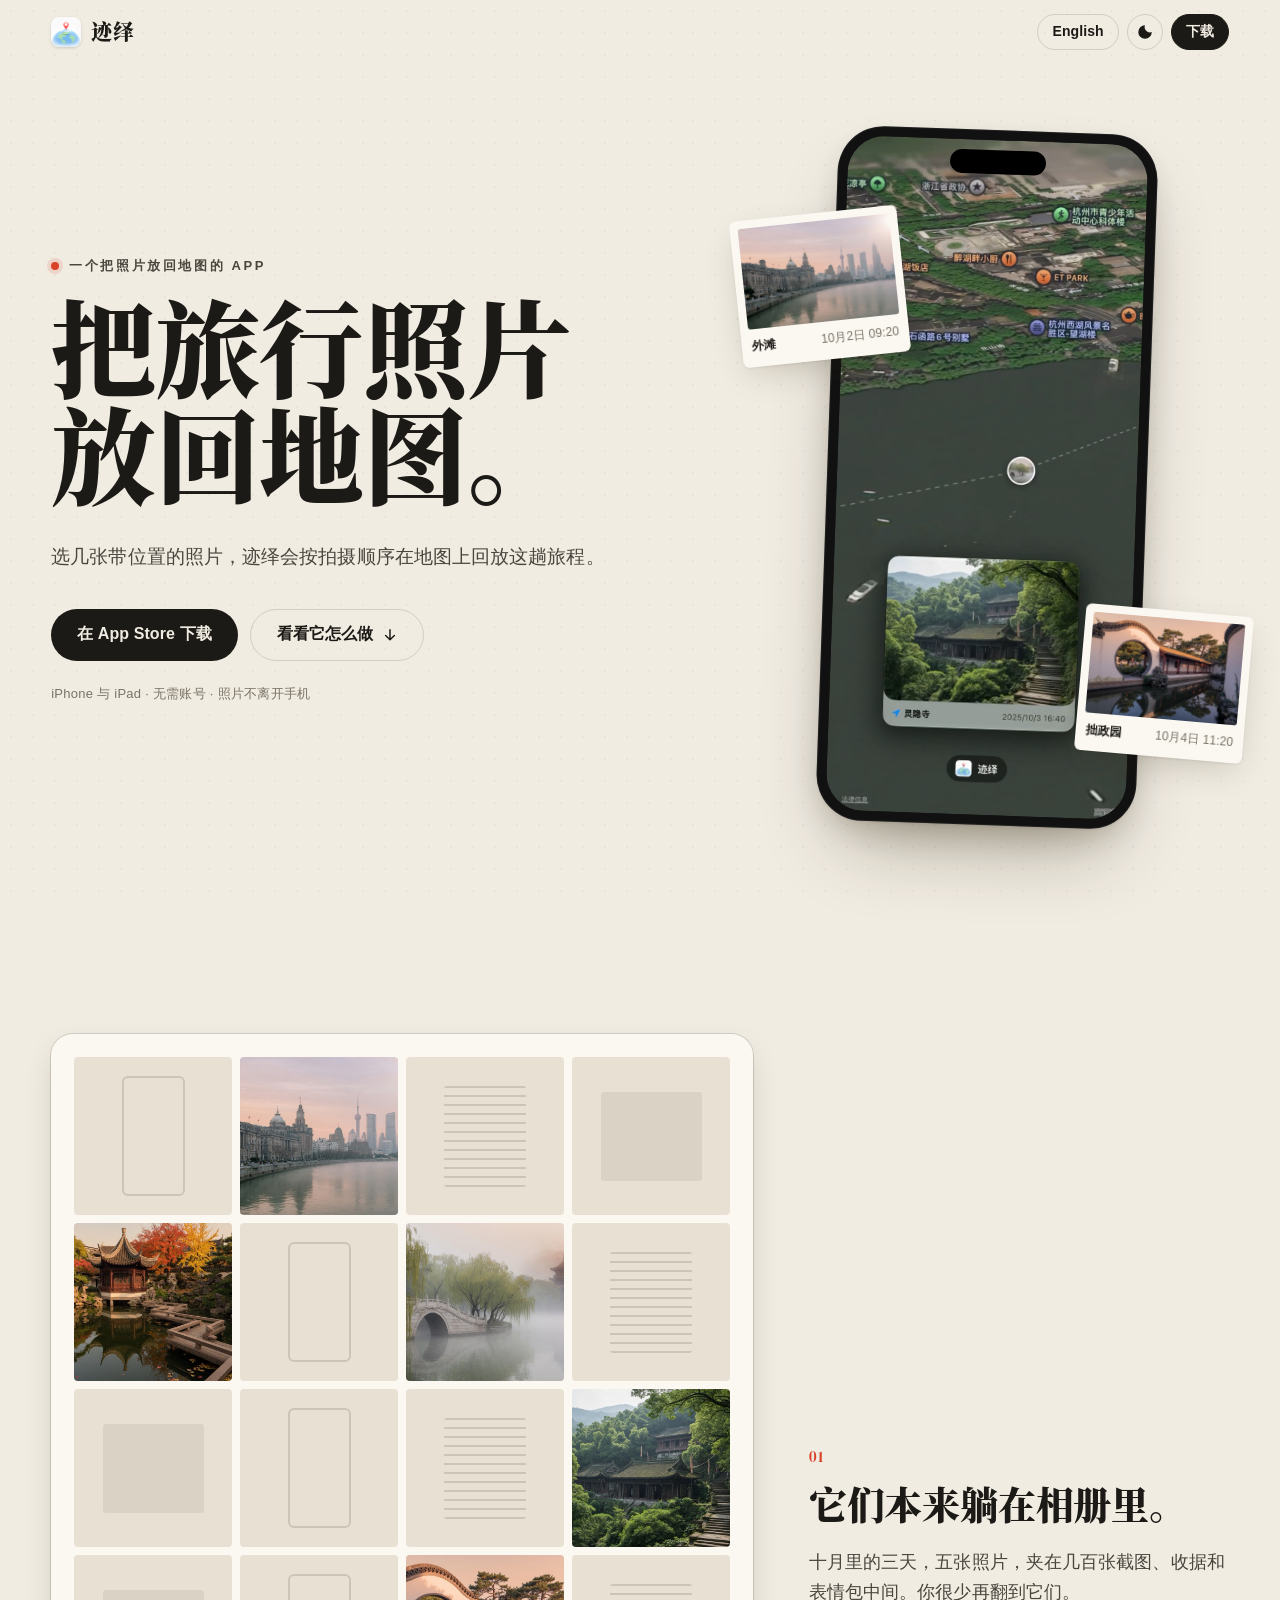
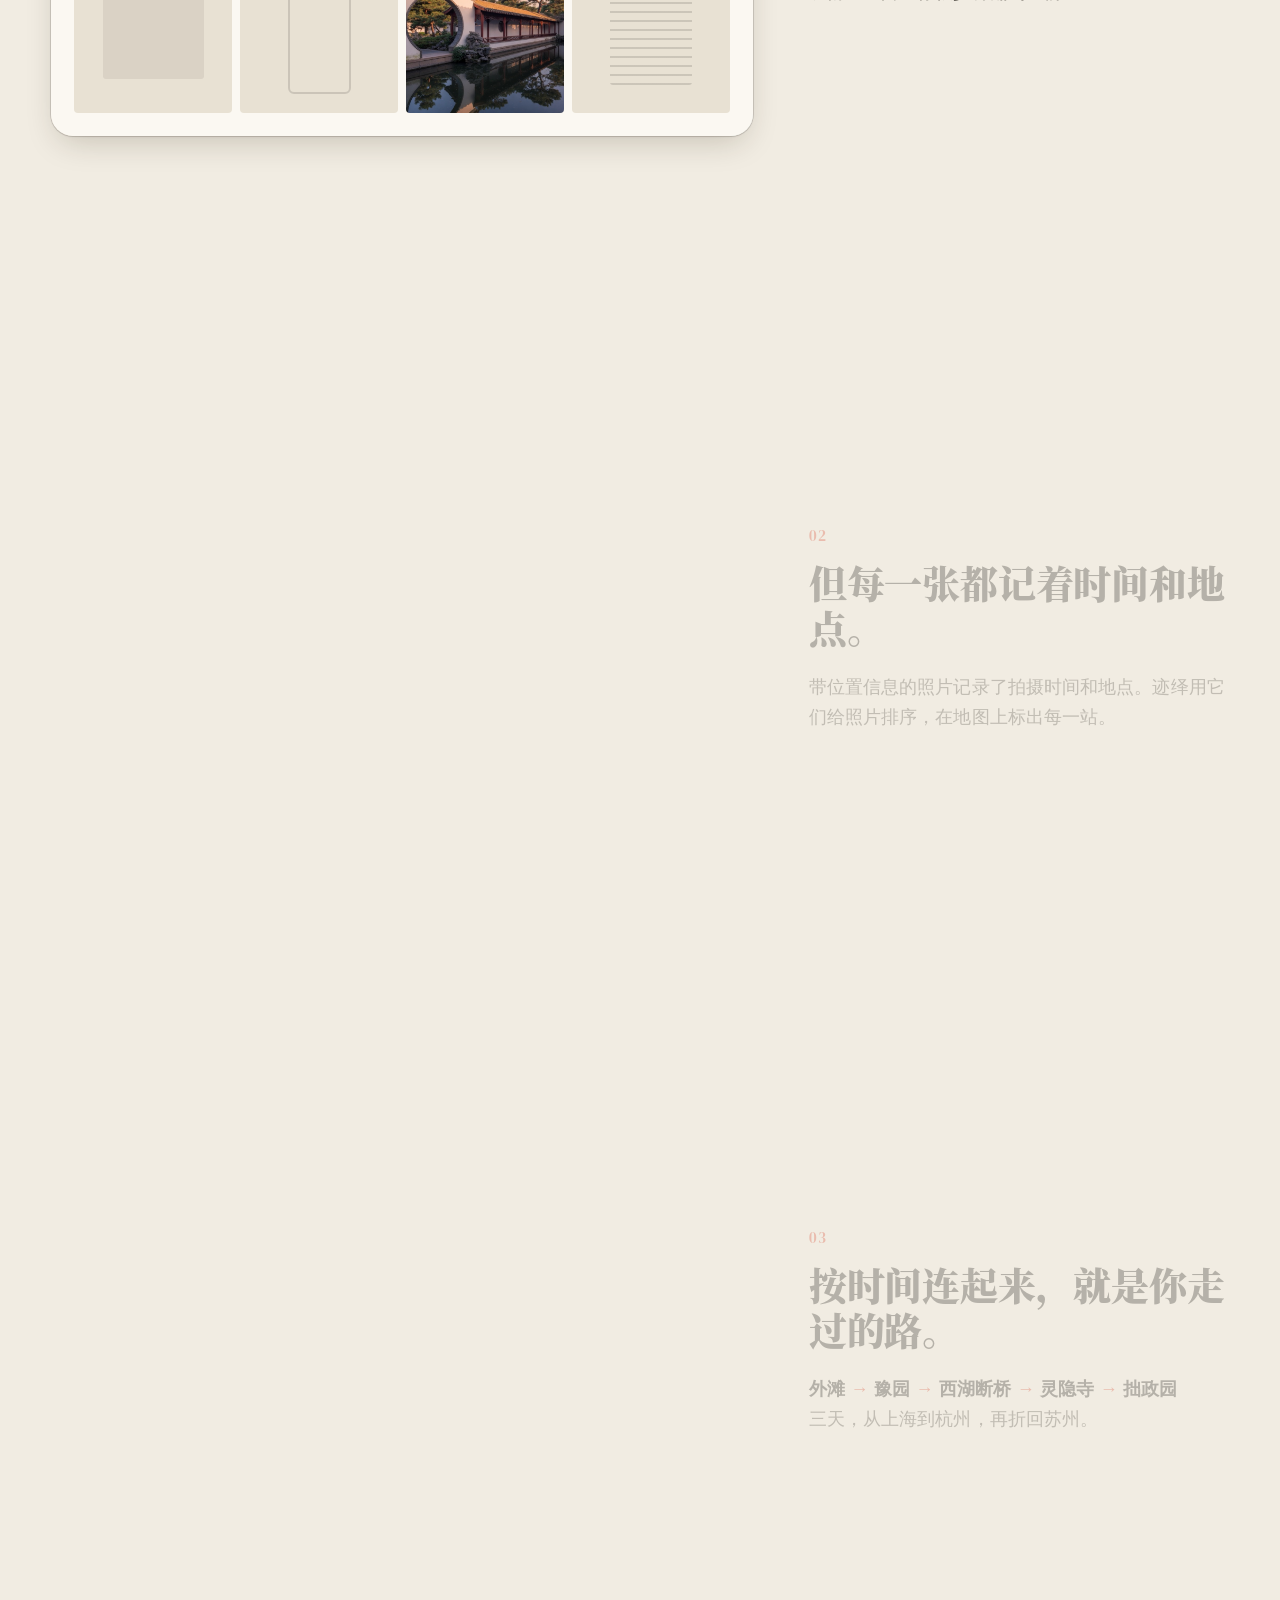
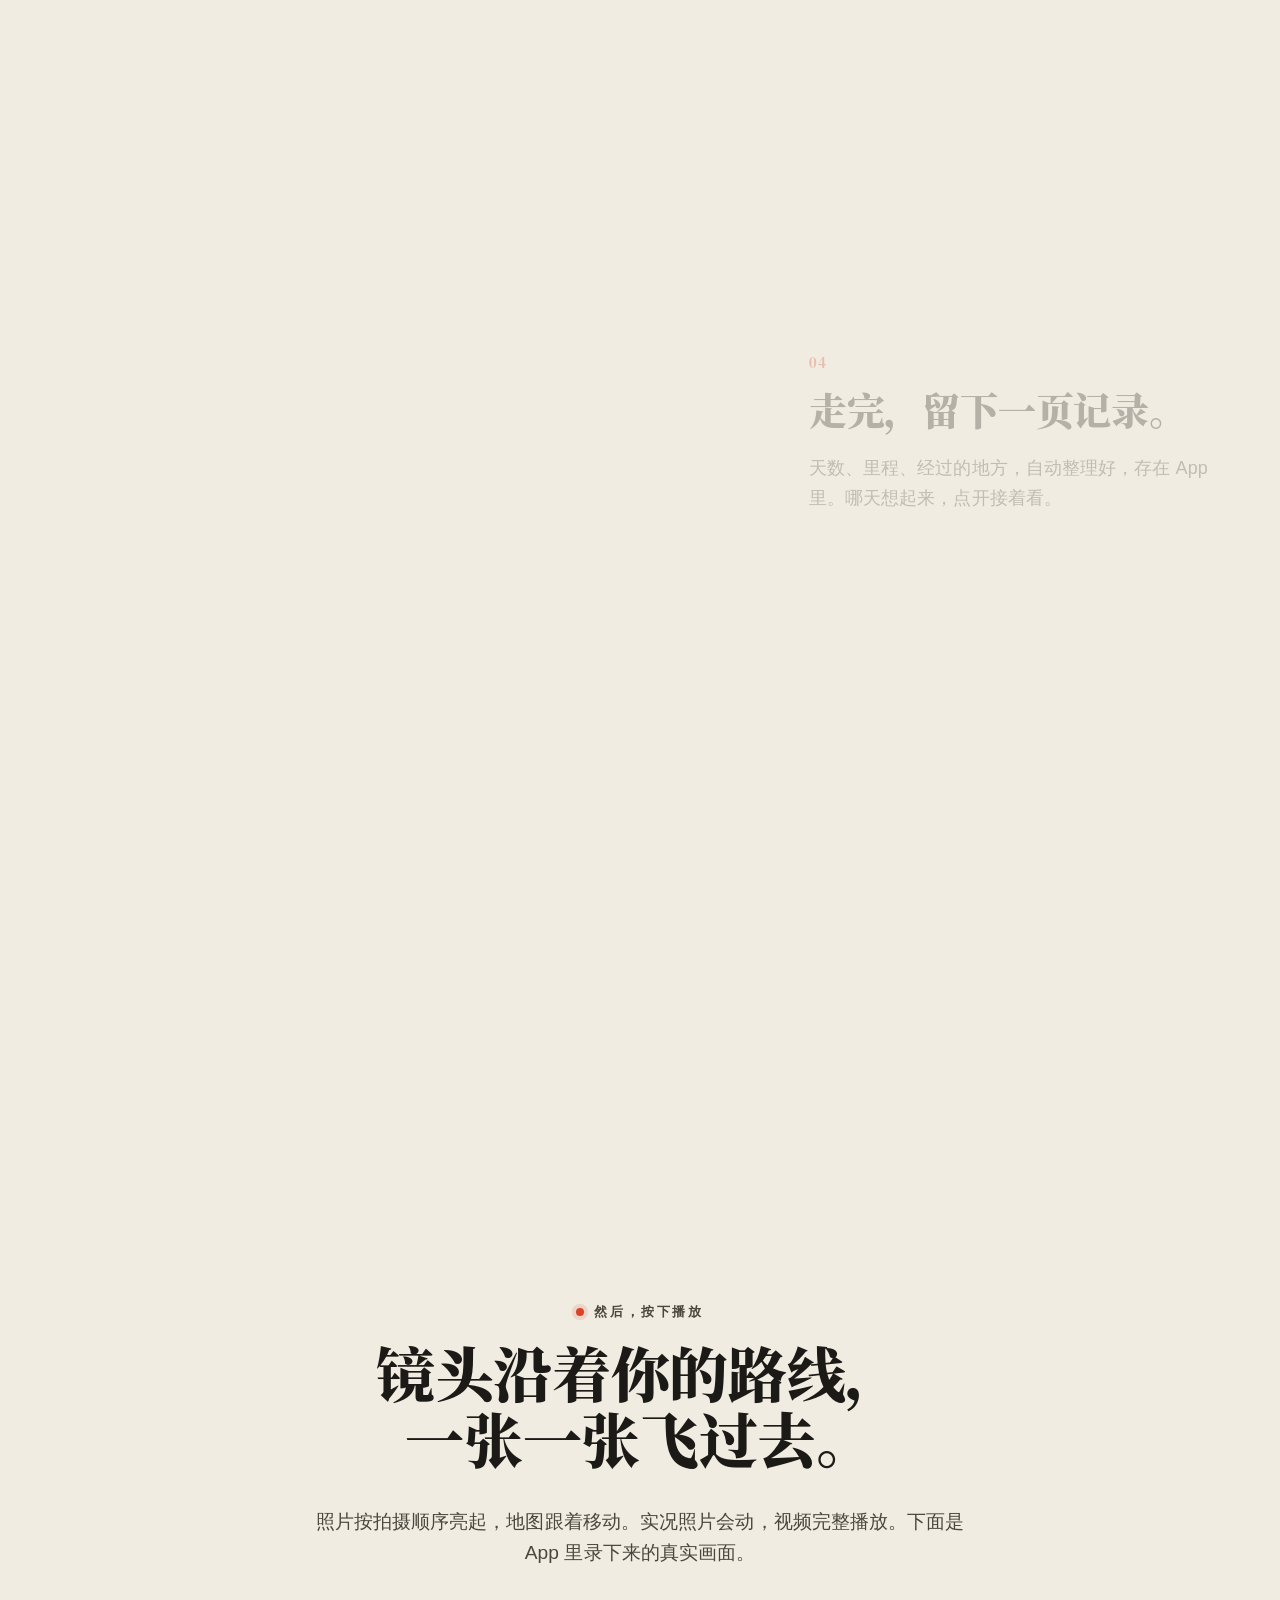
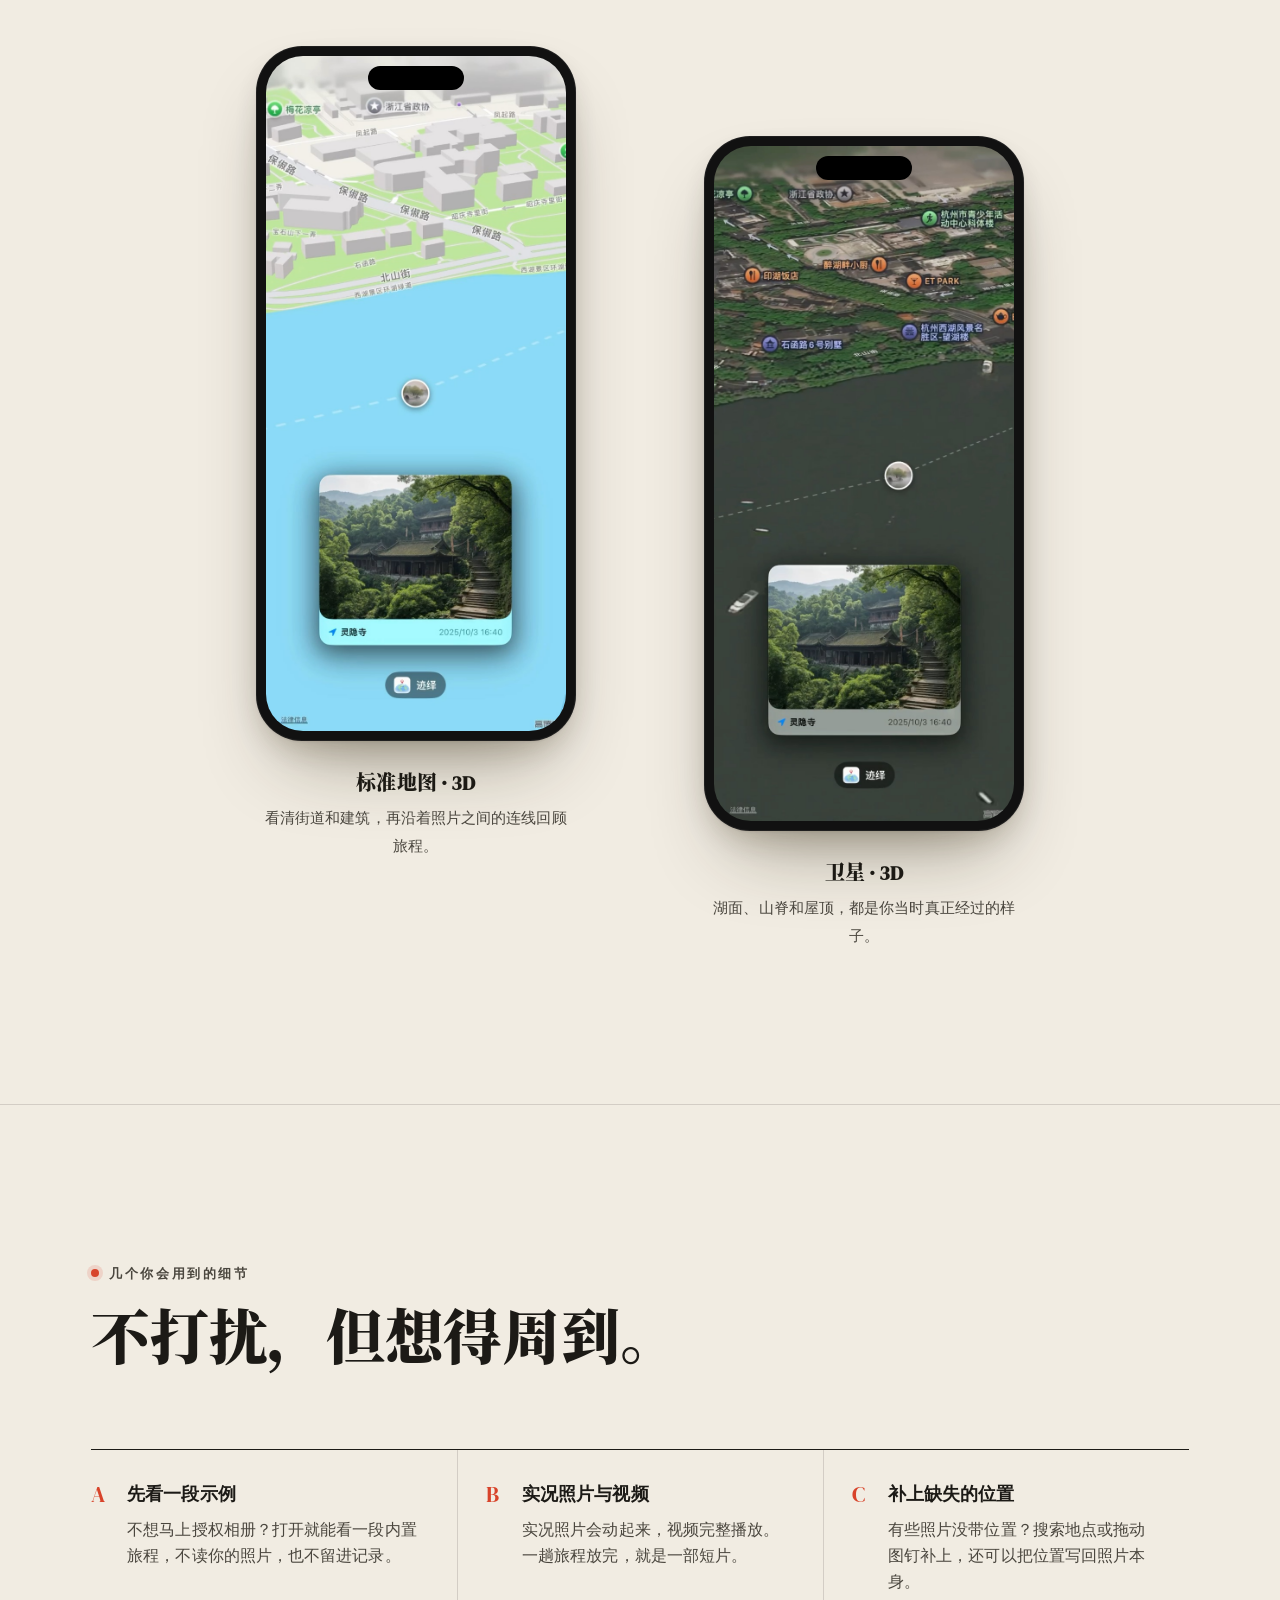
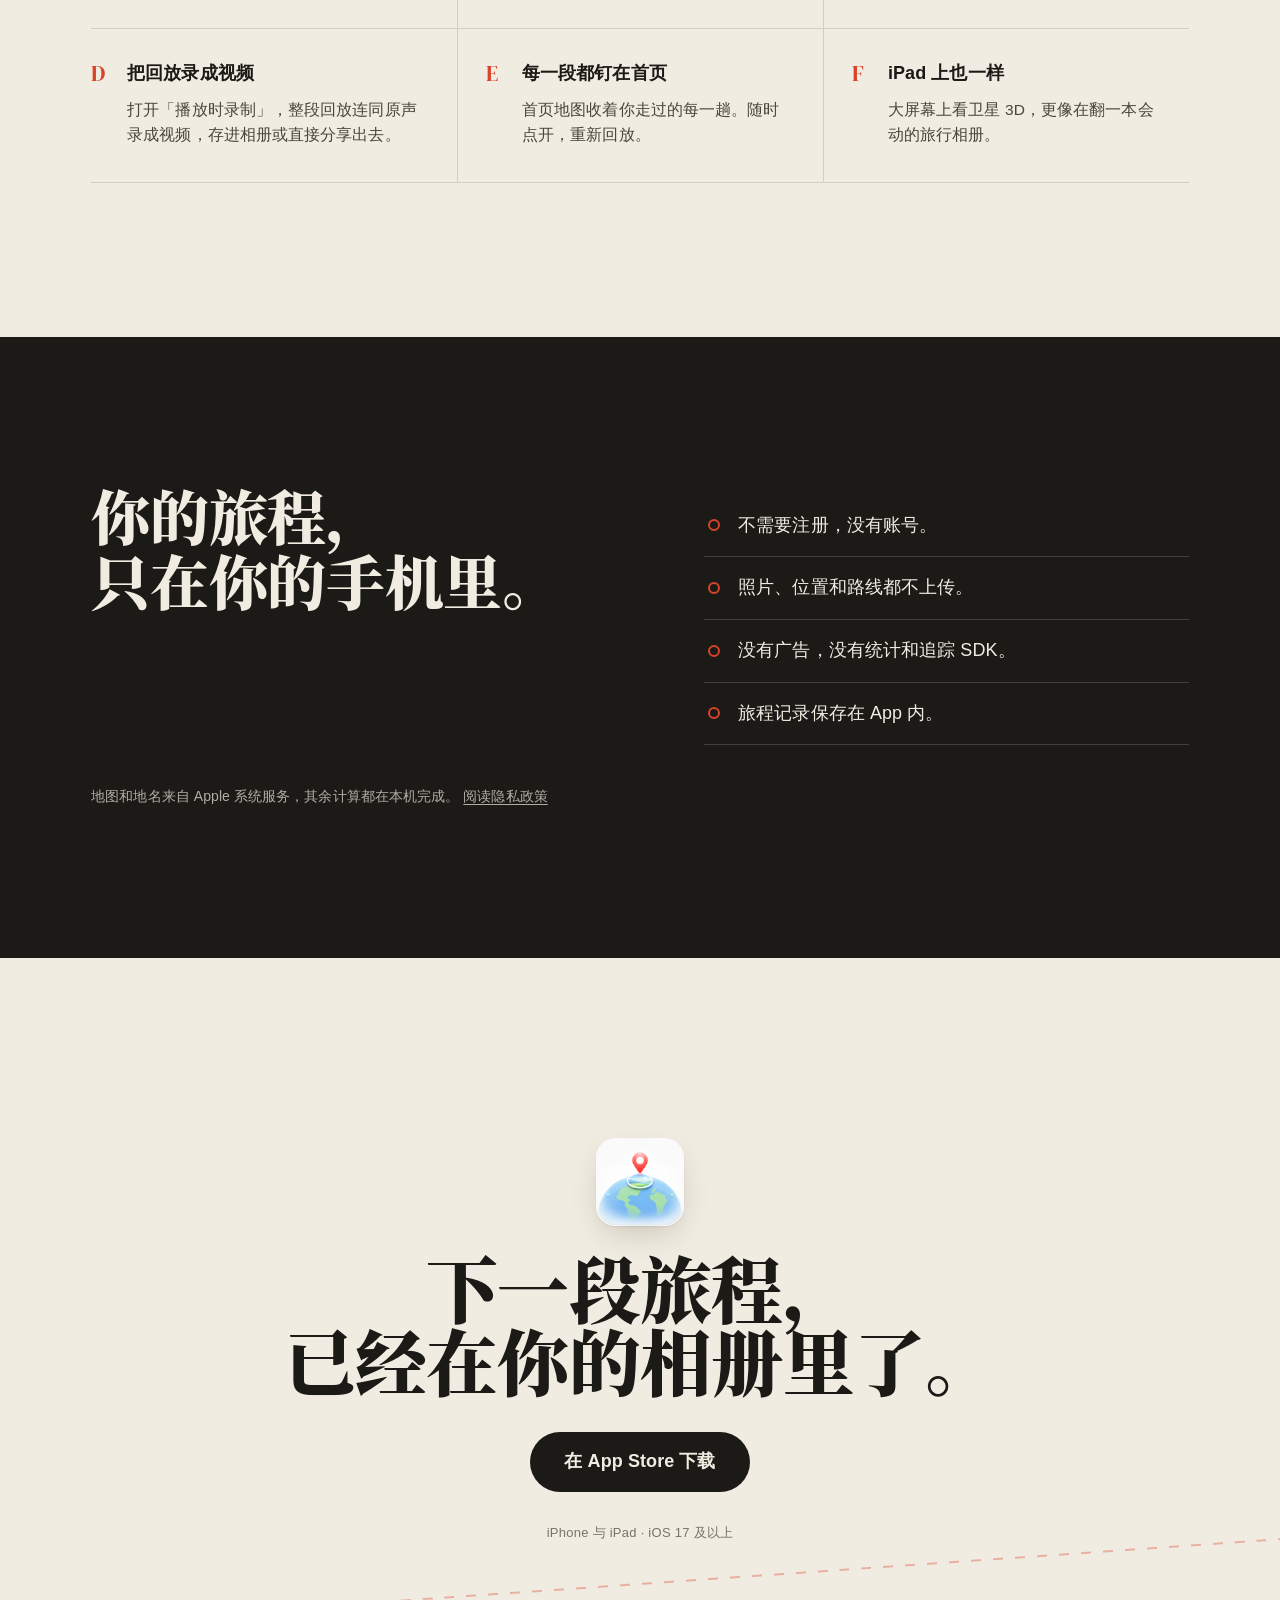
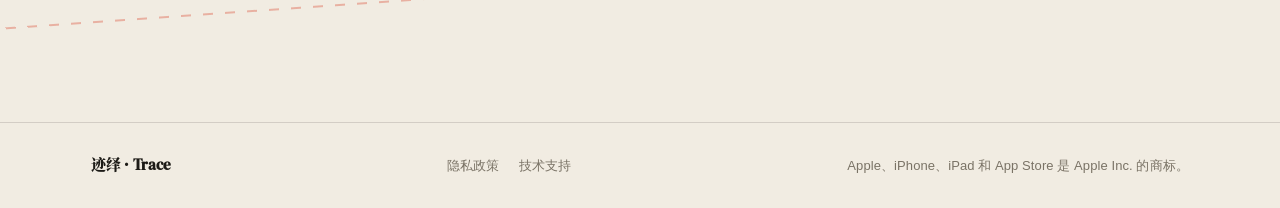
<file: index.html>
<!DOCTYPE html>
<html lang="zh-Hans">
<head>
<meta charset="utf-8">
<meta name="viewport" content="width=device-width, initial-scale=1, viewport-fit=cover">
<title>迹绎 Trace · 照片地图与旅行轨迹回放</title>
<meta name="description" content="迹绎是适用于 iPhone 和 iPad 的照片地图 App。把旅行照片按拍摄顺序放回地图，用 3D 视角回放路线，还能播放实况照片并导出旅程视频。">
<meta name="apple-itunes-app" content="app-id=6769310458">
<link rel="canonical" href="https://xfzz7.github.io/trace-site/">
<link rel="alternate" hreflang="zh-Hans" href="https://xfzz7.github.io/trace-site/">
<link rel="alternate" hreflang="en" href="https://xfzz7.github.io/trace-site/en/">
<link rel="alternate" hreflang="x-default" href="https://xfzz7.github.io/trace-site/">
<meta property="og:type" content="website">
<meta property="og:site_name" content="迹绎 Trace">
<meta property="og:url" content="https://xfzz7.github.io/trace-site/">
<meta property="og:title" content="迹绎 Trace · 照片地图与旅行轨迹回放">
<meta property="og:description" content="迹绎是适用于 iPhone 和 iPad 的照片地图 App。把旅行照片按拍摄顺序放回地图，用 3D 视角回放路线，还能播放实况照片并导出旅程视频。">
<meta property="og:locale" content="zh_CN">
<meta property="og:locale:alternate" content="en_US">
<meta property="og:image" content="https://xfzz7.github.io/trace-site/assets/brand/og.jpg">
<meta property="og:image:width" content="1200">
<meta property="og:image:height" content="630">
<meta property="og:image:alt" content="迹绎 Trace 将旅行照片沿拍摄路线显示在 3D 地图上">
<meta name="twitter:card" content="summary_large_image">
<meta name="twitter:title" content="迹绎 Trace · 照片地图与旅行轨迹回放">
<meta name="twitter:description" content="迹绎是适用于 iPhone 和 iPad 的照片地图 App。把旅行照片按拍摄顺序放回地图，用 3D 视角回放路线，还能播放实况照片并导出旅程视频。">
<meta name="twitter:image" content="https://xfzz7.github.io/trace-site/assets/brand/og.jpg">
<meta name="twitter:image:alt" content="迹绎 Trace 将旅行照片沿拍摄路线显示在 3D 地图上">
<script type="application/ld+json">
{
  "@context": "https://schema.org",
  "@type": "MobileApplication",
  "@id": "https://xfzz7.github.io/trace-site/#app",
  "name": "迹绎 Trace",
  "alternateName": "Trace",
  "description": "迹绎是适用于 iPhone 和 iPad 的照片地图 App。把旅行照片按拍摄顺序放回地图，用 3D 视角回放路线，还能播放实况照片并导出旅程视频。",
  "url": "https://xfzz7.github.io/trace-site/",
  "inLanguage": "zh-Hans",
  "operatingSystem": "iOS 17+, iPadOS 17+",
  "applicationCategory": "MultimediaApplication",
  "image": "https://xfzz7.github.io/trace-site/assets/brand/icon.png",
  "installUrl": "https://apps.apple.com/cn/app/%E8%BF%B9%E7%BB%8E-%E7%85%A7%E7%89%87%E8%BD%A8%E8%BF%B9%E5%9B%BE/id6769310458"
}
</script>
<meta name="theme-color" content="#f1ece2" media="(prefers-color-scheme: light)">
<meta name="theme-color" content="#14130f" media="(prefers-color-scheme: dark)">
<link rel="icon" href="favicon.ico" sizes="16x16 32x32 48x48">
<link rel="icon" type="image/png" sizes="32x32" href="assets/brand/favicon-32.png">
<link rel="apple-touch-icon" href="assets/brand/icon.png">
<link rel="preload" href="assets/fonts/serif-sc.woff2" as="font" type="font/woff2" crossorigin>
<link rel="stylesheet" href="css/site.css">
<script>
  (function () {
    var d = document.documentElement;
    var url = new URL(location.href);
    var requested = url.searchParams.get('lang');
    if ((requested === 'zh' || requested === 'en') && requested !== 'zh') {
      var alternate = new URL('en/', location.href);
      url.searchParams.delete('lang');
      alternate.search = url.search;
      alternate.hash = url.hash;
      location.replace(alternate);
      return;
    }
    try {
      var theme = localStorage.getItem('trace.theme');
      if (theme === 'light' || theme === 'dark') d.dataset.theme = theme;
      localStorage.setItem('trace.lang', 'zh');
    } catch (e) {}
  })();
</script>
</head>
<body>

<header class="nav">
  <a class="brand" href="#top" aria-label="迹绎 Trace">
    <img src="assets/brand/icon.png" alt="" width="30" height="30">
    <span class="brand__word">迹绎</span>
  </a>
  <nav class="nav__tools">
    <a class="tool" id="langBtn" href="en/" lang="en" hreflang="en">English</a>
    <button class="tool tool--icon" id="themeBtn" type="button" aria-label="切换外观">
      <svg viewBox="0 0 24 24" width="18" height="18" aria-hidden="true"><path d="M12 3a9 9 0 1 0 9 9A7 7 0 0 1 12 3z" fill="currentColor"/></svg>
    </button>
    <a class="tool tool--solid" href="https://apps.apple.com/cn/app/%E8%BF%B9%E7%BB%8E-%E7%85%A7%E7%89%87%E8%BD%A8%E8%BF%B9%E5%9B%BE/id6769310458">下载</a>
  </nav>
</header>

<main id="top">

<!-- ============ HERO ============ -->
<section class="hero">
  <div class="hero__copy">
    <p class="kicker"><span class="dot"></span><span>一个把照片放回地图的 App</span></p>
    <h1 class="display">把旅行照片<br>放回地图。</h1>
    <p class="lede">选几张带位置的照片，迹绎会按拍摄顺序在地图上回放这趟旅程。</p>
    <div class="cta">
      <a class="btn btn--ink" href="https://apps.apple.com/cn/app/%E8%BF%B9%E7%BB%8E-%E7%85%A7%E7%89%87%E8%BD%A8%E8%BF%B9%E5%9B%BE/id6769310458"><span>在 App Store 下载</span></a>
      <a class="btn btn--line" href="#journey"><span>看看它怎么做</span><svg viewBox="0 0 16 16" width="14" height="14" aria-hidden="true"><path d="M8 2v11M3 8.500l5 5 5-5" fill="none" stroke="currentColor" stroke-width="1.700" stroke-linecap="round" stroke-linejoin="round"/></svg></a>
    </div>
    <p class="fine">iPhone 与 iPad · 无需账号 · 照片不离开手机</p>
  </div>

  <div class="hero__visual">
    <div class="phone phone--hero">
      <div class="phone__screen">
        <video class="vid" muted loop playsinline preload="metadata" poster="assets/video/zh-sat.jpg" src="assets/video/zh-sat.mp4" aria-label="迹绎在地图上回放一段旅程"></video>
      </div>
    </div>
    <figure class="stamp stamp--a">
      <img src="assets/photos/bund.jpg" alt="外滩">
      <figcaption><b>外滩</b><span>10月2日 09:20</span></figcaption>
    </figure>
    <figure class="stamp stamp--b">
      <img src="assets/photos/zhuozheng.jpg" alt="拙政园">
      <figcaption><b>拙政园</b><span>10月4日 11:20</span></figcaption>
    </figure>
  </div>
</section>

<!-- ============ JOURNEY (scroll-driven) ============ -->
<section class="journey" id="journey">
  <div class="journey__stage" aria-hidden="true">
    <div class="plate" id="plate">
      <svg class="plate__map" id="plateMap" viewBox="0 0 1000 1000" preserveAspectRatio="xMidYMid meet"></svg>
      <div class="plate__tiles" id="plateTiles"></div>
      <div class="ticker" id="ticker"><span class="ticker__day" id="tickerDay"></span><span class="ticker__place" id="tickerPlace"></span></div>
      <div class="ticket" id="ticket">
        <div class="ticket__top">
          <span class="ticket__label">旅程记录</span>
          <b class="ticket__title" data-trip="title"></b>
          <span class="ticket__dates" data-trip="dates"></span>
        </div>
        <div class="ticket__stats">
          <div><b data-trip="days"></b><span>天</span></div>
          <div><b data-trip="dist"></b><span data-trip="unit"></span></div>
          <div><b>5</b><span>个瞬间</span></div>
        </div>
        <div class="ticket__strip" id="ticketStrip"></div>
      </div>
    </div>
  </div>

  <div class="journey__steps">
    <article class="beat" data-beat="0">
      <span class="beat__n">01</span>
      <h2 class="title">它们本来躺在相册里。</h2>
      <p>十月里的三天，五张照片，夹在几百张截图、收据和表情包中间。你很少再翻到它们。</p>
    </article>
    <article class="beat" data-beat="1">
      <span class="beat__n">02</span>
      <h2 class="title">但每一张都记着时间和地点。</h2>
      <p>带位置信息的照片记录了拍摄时间和地点。迹绎用它们给照片排序，在地图上标出每一站。</p>
    </article>
    <article class="beat" data-beat="2">
      <span class="beat__n">03</span>
      <h2 class="title">按时间连起来，就是你走过的路。</h2>
      <p class="beat__route"><b>外滩</b><i>→</i><b>豫园</b><i>→</i><b>西湖断桥</b><i>→</i><b>灵隐寺</b><i>→</i><b>拙政园</b><br>三天，从上海到杭州，再折回苏州。</p>
    </article>
    <article class="beat" data-beat="3">
      <span class="beat__n">04</span>
      <h2 class="title">走完，留下一页记录。</h2>
      <p>天数、里程、经过的地方，自动整理好，存在 App 里。哪天想起来，点开接着看。</p>
    </article>
  </div>
</section>

<!-- ============ PLAYBACK ============ -->
<section class="play" id="play">
  <div class="wrap">
    <header class="sec-head">
      <p class="kicker"><span class="dot"></span><span>然后，按下播放</span></p>
      <h2 class="title title--xl">镜头沿着你的路线，<br>一张一张飞过去。</h2>
      <p class="lede">照片按拍摄顺序亮起，地图跟着移动。实况照片会动，视频完整播放。下面是 App 里录下来的真实画面。</p>
    </header>

    <div class="duo">
      <figure class="duo__item">
        <div class="phone">
          <div class="phone__screen"><video class="vid" muted loop playsinline preload="none" poster="assets/video/zh-std.jpg" src="assets/video/zh-std.mp4" aria-label="迹绎在地图上回放一段旅程"></video></div>
        </div>
        <figcaption><b>标准地图 · 3D</b><span>看清街道和建筑，再沿着照片之间的连线回顾旅程。</span></figcaption>
      </figure>
      <figure class="duo__item">
        <div class="phone">
          <div class="phone__screen"><video class="vid" muted loop playsinline preload="none" poster="assets/video/zh-sat.jpg" src="assets/video/zh-sat.mp4" aria-label="迹绎在地图上回放一段旅程"></video></div>
        </div>
        <figcaption><b>卫星 · 3D</b><span>湖面、山脊和屋顶，都是你当时真正经过的样子。</span></figcaption>
      </figure>
    </div>
  </div>
</section>

<!-- ============ DETAILS ============ -->
<section class="details" id="details">
  <div class="wrap">
    <header class="sec-head sec-head--left">
      <p class="kicker"><span class="dot"></span><span>几个你会用到的细节</span></p>
      <h2 class="title title--xl">不打扰，但想得周到。</h2>
    </header>

    <ol class="ledger">
      <li>
        <span class="ledger__n">A</span>
        <div><h3>先看一段示例</h3><p>不想马上授权相册？打开就能看一段内置旅程，不读你的照片，也不留进记录。</p></div>
      </li>
      <li>
        <span class="ledger__n">B</span>
        <div><h3>实况照片与视频</h3><p>实况照片会动起来，视频完整播放。一趟旅程放完，就是一部短片。</p></div>
      </li>
      <li>
        <span class="ledger__n">C</span>
        <div><h3>补上缺失的位置</h3><p>有些照片没带位置？搜索地点或拖动图钉补上，还可以把位置写回照片本身。</p></div>
      </li>
      <li>
        <span class="ledger__n">D</span>
        <div><h3><span>把回放录成视频</span></h3><p>打开「播放时录制」，整段回放连同原声录成视频，存进相册或直接分享出去。</p></div>
      </li>
      <li>
        <span class="ledger__n">E</span>
        <div><h3>每一段都钉在首页</h3><p>首页地图收着你走过的每一趟。随时点开，重新回放。</p></div>
      </li>
      <li>
        <span class="ledger__n">F</span>
        <div><h3>iPad 上也一样</h3><p>大屏幕上看卫星 3D，更像在翻一本会动的旅行相册。</p></div>
      </li>
    </ol>
  </div>
</section>

<!-- ============ PRIVACY ============ -->
<section class="privacy" id="privacy">
  <div class="wrap privacy__in">
    <h2 class="title title--xl">你的旅程，<br>只在你的手机里。</h2>
    <ul class="vows">
      <li>不需要注册，没有账号。</li>
      <li>照片、位置和路线都不上传。</li>
      <li>没有广告，没有统计和追踪 SDK。</li>
      <li>旅程记录保存在 App 内。</li>
    </ul>
    <p class="privacy__note"><span>地图和地名来自 Apple 系统服务，其余计算都在本机完成。</span> <a href="legal/privacy-policy.html">阅读隐私政策</a></p>
  </div>
</section>

<!-- ============ FINAL ============ -->
<section class="final" id="download">
  <div class="wrap final__in">
    <img class="final__icon" src="assets/brand/icon.png" alt="" width="88" height="88">
    <h2 class="display display--md">下一段旅程，<br>已经在你的相册里了。</h2>
    <a class="btn btn--ink btn--lg" href="https://apps.apple.com/cn/app/%E8%BF%B9%E7%BB%8E-%E7%85%A7%E7%89%87%E8%BD%A8%E8%BF%B9%E5%9B%BE/id6769310458"><span>在 App Store 下载</span></a>
    <p class="fine">iPhone 与 iPad · iOS 17 及以上</p>
  </div>
</section>

</main>

<footer class="foot">
  <div class="wrap foot__in">
    <span class="foot__brand">迹绎 · Trace</span>
    <span class="foot__links"><a href="legal/privacy-policy.html">隐私政策</a><a href="legal/support.html">技术支持</a></span>
    <span class="foot__tm">Apple、iPhone、iPad 和 App Store 是 Apple Inc. 的商标。</span>
  </div>
</footer>

<script src="js/site.js"></script>
</body>
</html>
</file>
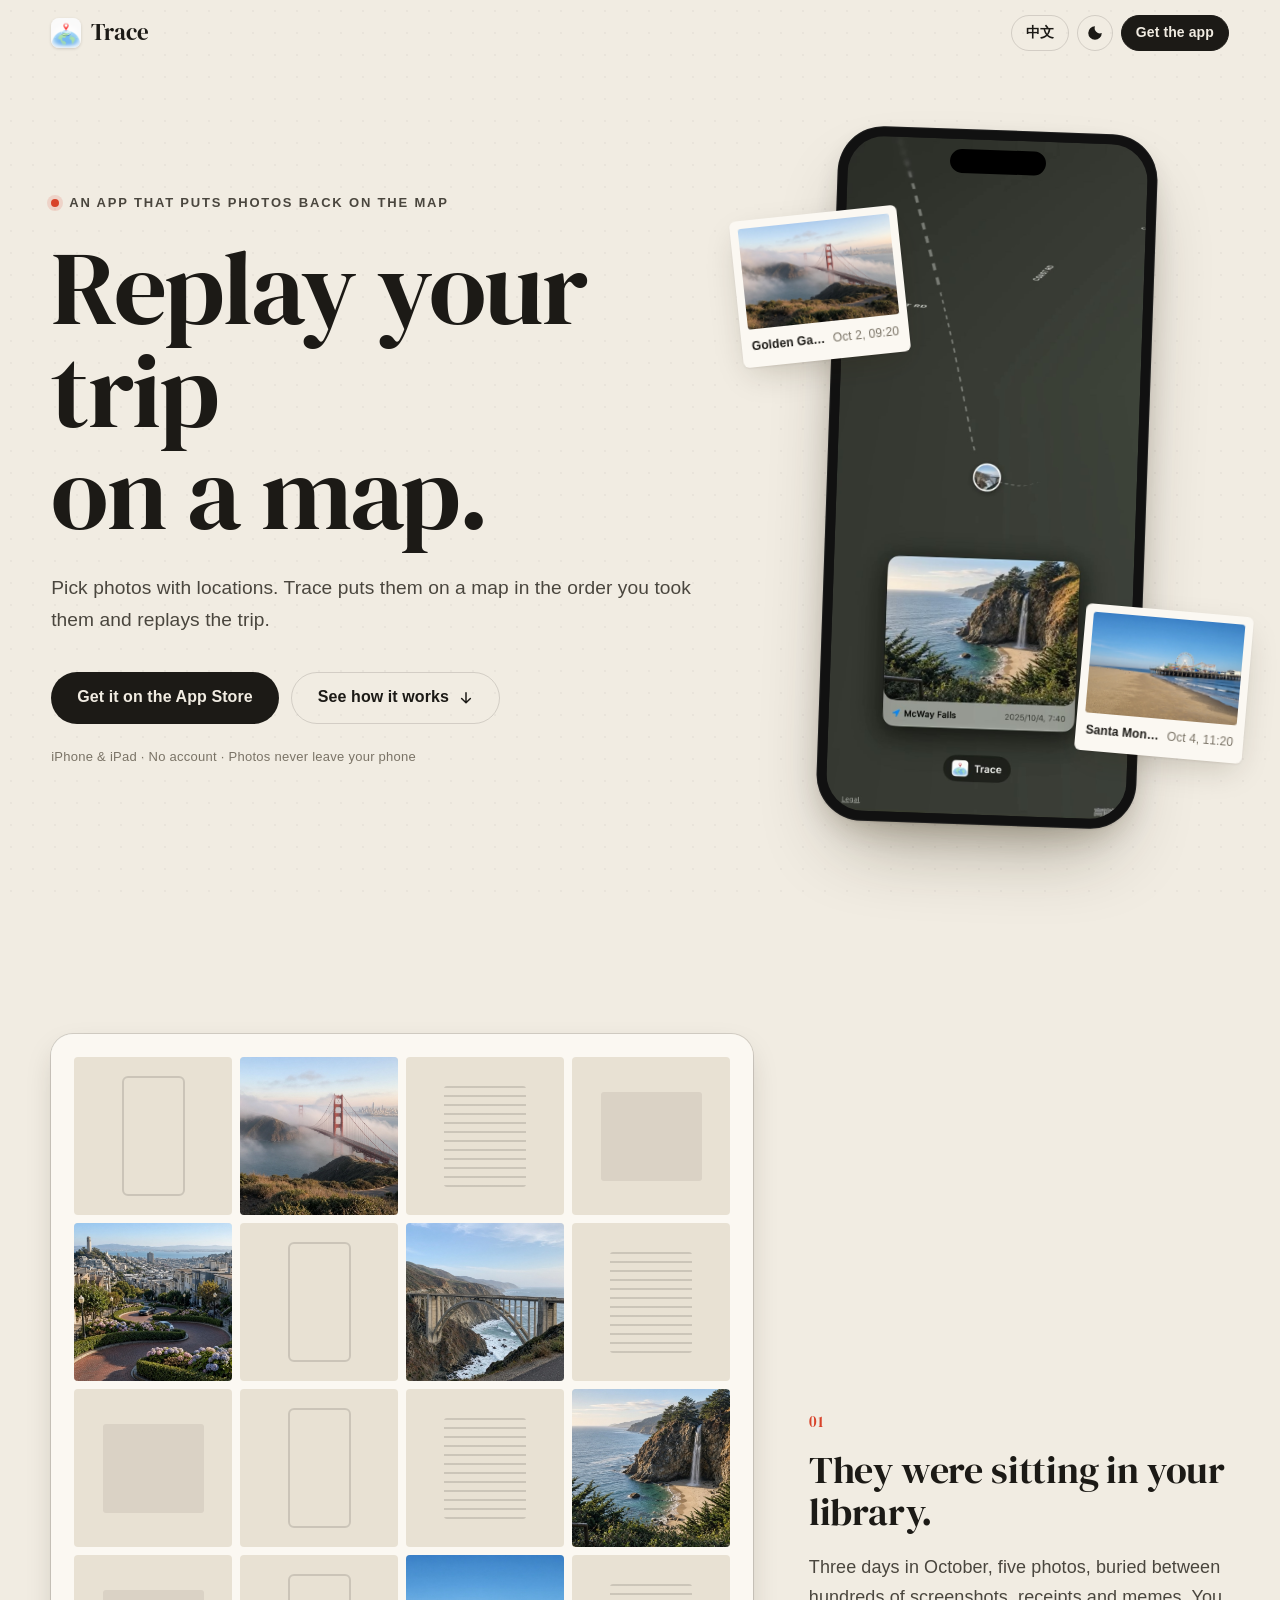
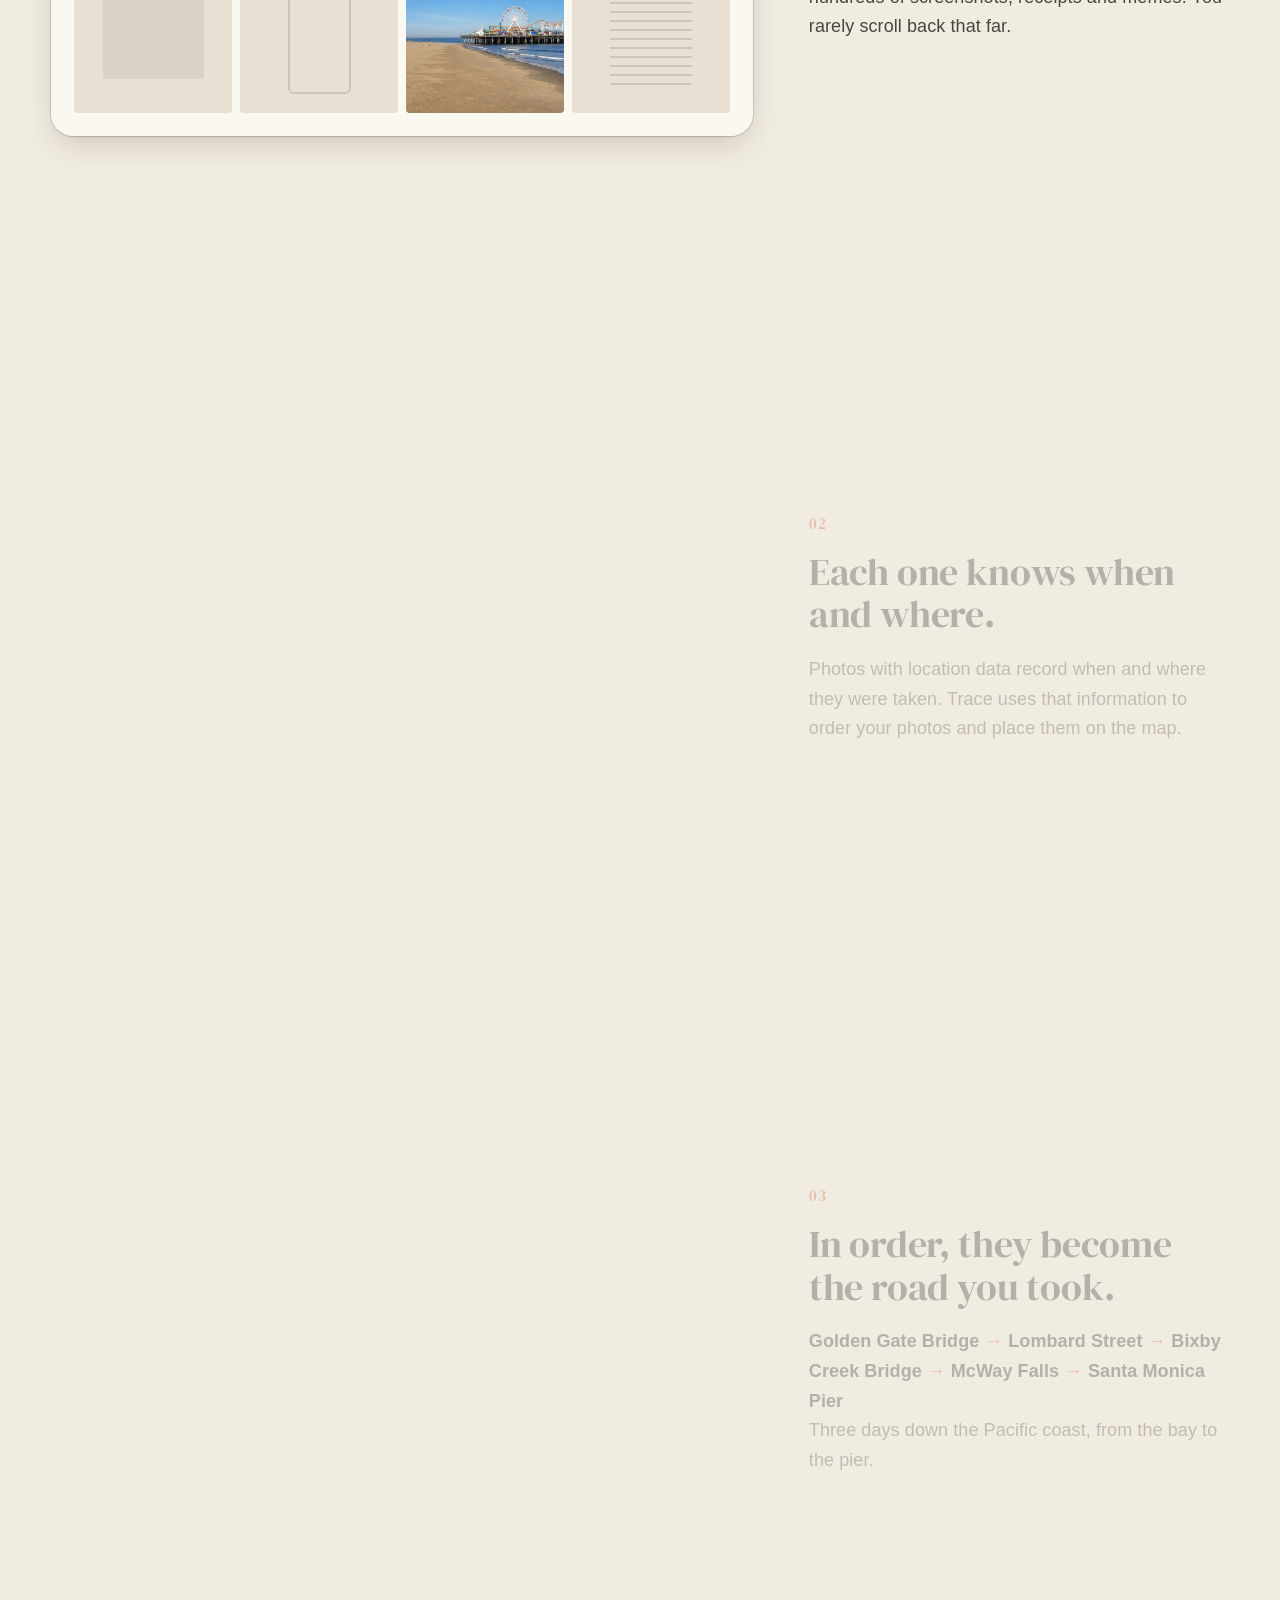
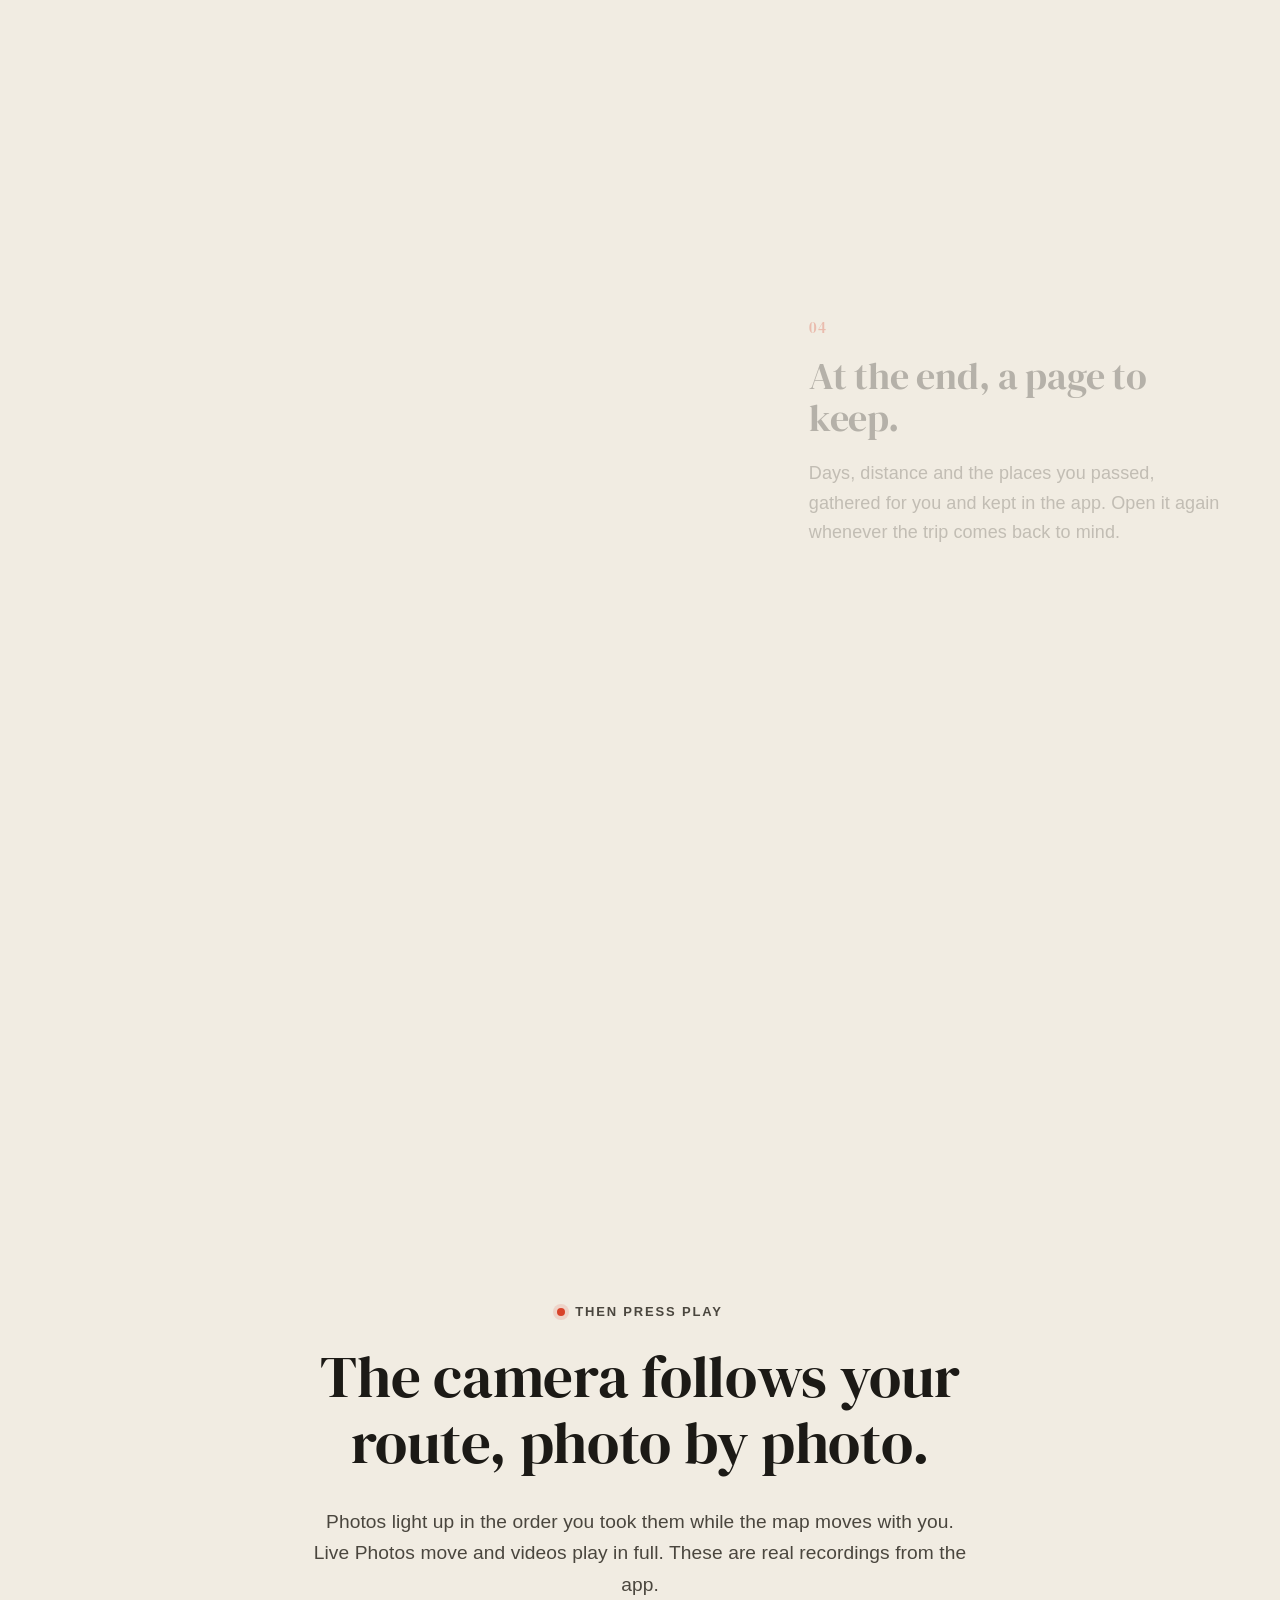
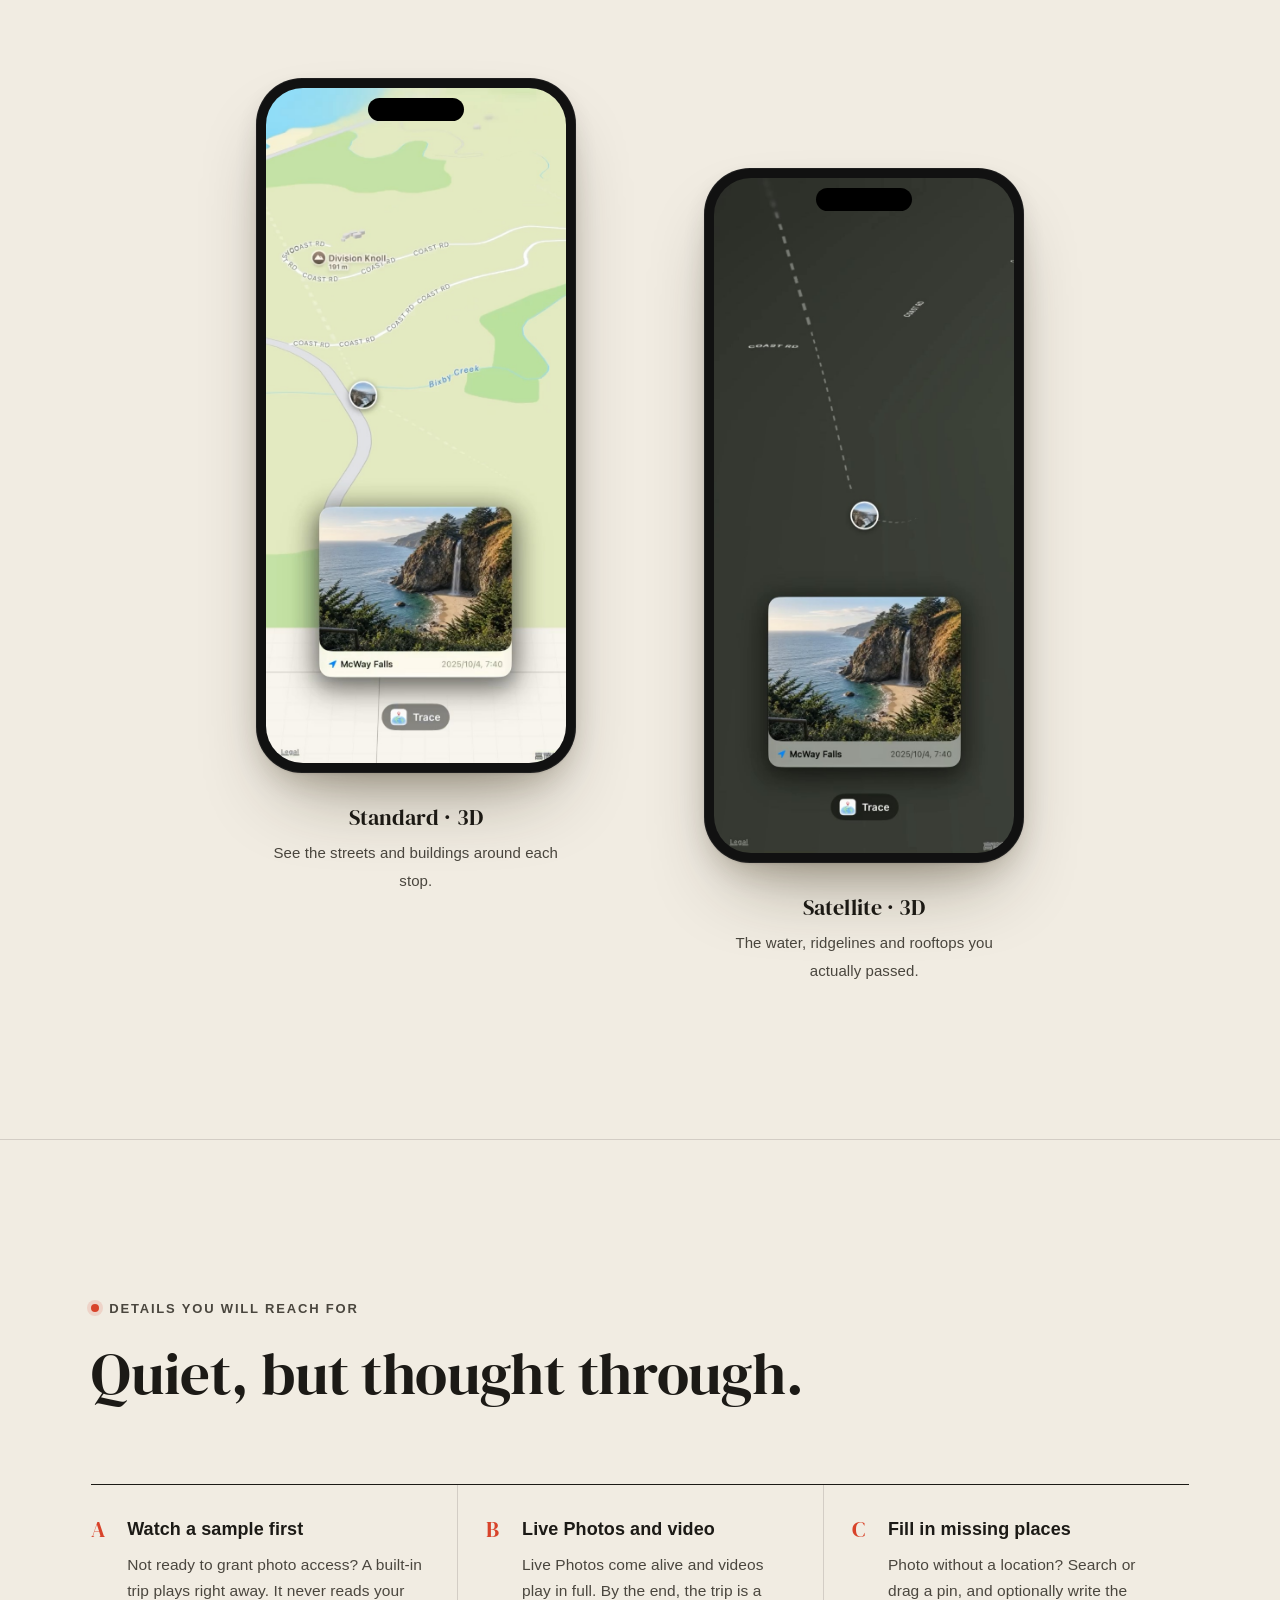
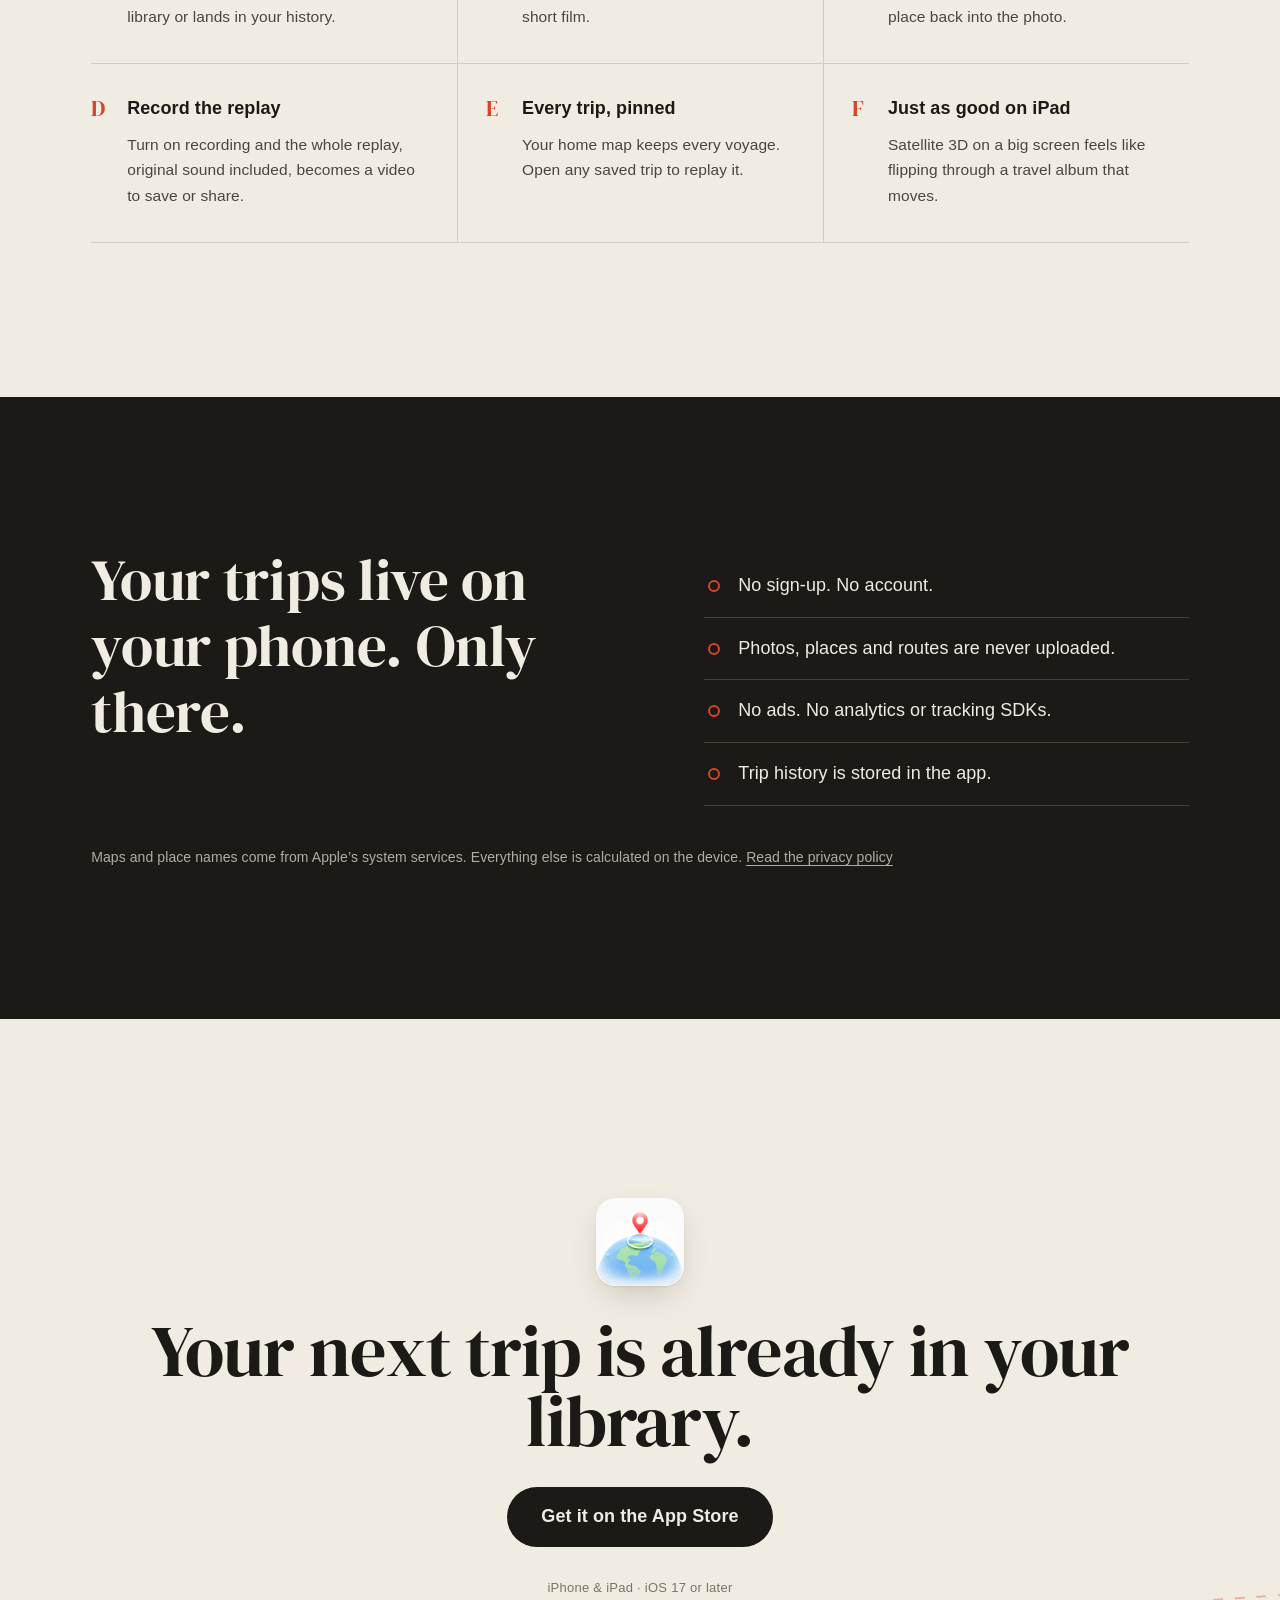
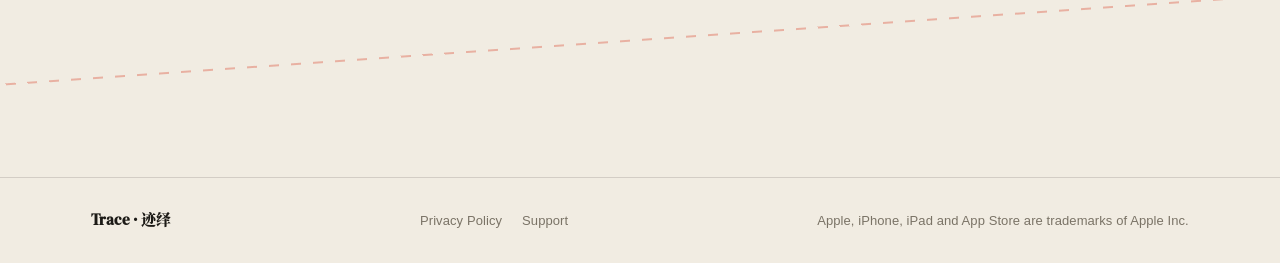
<file: en/index.html>
<!DOCTYPE html>
<html lang="en">
<head>
<meta charset="utf-8">
<meta name="viewport" content="width=device-width, initial-scale=1, viewport-fit=cover">
<title>Trace: Travel Photo Map &amp; Route Replay for iPhone and iPad</title>
<meta name="description" content="Turn travel photos into a route replay on a 3D map. See each stop in capture order, play Live Photos and videos, and export your trip to share.">
<meta name="apple-itunes-app" content="app-id=6769310458">
<link rel="canonical" href="https://xfzz7.github.io/trace-site/en/">
<link rel="alternate" hreflang="zh-Hans" href="https://xfzz7.github.io/trace-site/">
<link rel="alternate" hreflang="en" href="https://xfzz7.github.io/trace-site/en/">
<link rel="alternate" hreflang="x-default" href="https://xfzz7.github.io/trace-site/">
<meta property="og:type" content="website">
<meta property="og:site_name" content="迹绎 Trace">
<meta property="og:url" content="https://xfzz7.github.io/trace-site/en/">
<meta property="og:title" content="Trace: Travel Photo Map &amp; Route Replay for iPhone and iPad">
<meta property="og:description" content="Turn travel photos into a route replay on a 3D map. See each stop in capture order, play Live Photos and videos, and export your trip to share.">
<meta property="og:locale" content="en_US">
<meta property="og:locale:alternate" content="zh_CN">
<meta property="og:image" content="https://xfzz7.github.io/trace-site/assets/brand/og.jpg">
<meta property="og:image:width" content="1200">
<meta property="og:image:height" content="630">
<meta property="og:image:alt" content="Trace showing travel photos along a replayed route on a 3D map">
<meta name="twitter:card" content="summary_large_image">
<meta name="twitter:title" content="Trace: Travel Photo Map &amp; Route Replay for iPhone and iPad">
<meta name="twitter:description" content="Turn travel photos into a route replay on a 3D map. See each stop in capture order, play Live Photos and videos, and export your trip to share.">
<meta name="twitter:image" content="https://xfzz7.github.io/trace-site/assets/brand/og.jpg">
<meta name="twitter:image:alt" content="Trace showing travel photos along a replayed route on a 3D map">
<script type="application/ld+json">
{
  "@context": "https://schema.org",
  "@type": "MobileApplication",
  "@id": "https://xfzz7.github.io/trace-site/#app",
  "name": "Trace",
  "alternateName": "迹绎",
  "description": "Turn travel photos into a route replay on a 3D map. See each stop in capture order, play Live Photos and videos, and export your trip to share.",
  "url": "https://xfzz7.github.io/trace-site/en/",
  "inLanguage": "en",
  "operatingSystem": "iOS 17+, iPadOS 17+",
  "applicationCategory": "MultimediaApplication",
  "image": "https://xfzz7.github.io/trace-site/assets/brand/icon.png",
  "installUrl": "https://apps.apple.com/cn/app/%E8%BF%B9%E7%BB%8E-%E7%85%A7%E7%89%87%E8%BD%A8%E8%BF%B9%E5%9B%BE/id6769310458"
}
</script>
<meta name="theme-color" content="#f1ece2" media="(prefers-color-scheme: light)">
<meta name="theme-color" content="#14130f" media="(prefers-color-scheme: dark)">
<link rel="icon" href="../favicon.ico" sizes="16x16 32x32 48x48">
<link rel="icon" type="image/png" sizes="32x32" href="../assets/brand/favicon-32.png">
<link rel="apple-touch-icon" href="../assets/brand/icon.png">
<link rel="preload" href="../assets/fonts/dm-serif.woff2" as="font" type="font/woff2" crossorigin>
<link rel="stylesheet" href="../css/site.css">
<script>
  (function () {
    var d = document.documentElement;
    var url = new URL(location.href);
    var requested = url.searchParams.get('lang');
    if ((requested === 'zh' || requested === 'en') && requested !== 'en') {
      var alternate = new URL('../', location.href);
      url.searchParams.delete('lang');
      alternate.search = url.search;
      alternate.hash = url.hash;
      location.replace(alternate);
      return;
    }
    try {
      var theme = localStorage.getItem('trace.theme');
      if (theme === 'light' || theme === 'dark') d.dataset.theme = theme;
      localStorage.setItem('trace.lang', 'en');
    } catch (e) {}
  })();
</script>
</head>
<body>

<header class="nav">
  <a class="brand" href="#top" aria-label="Trace">
    <img src="../assets/brand/icon.png" alt="" width="30" height="30">
    <span class="brand__word">Trace</span>
  </a>
  <nav class="nav__tools">
    <a class="tool" id="langBtn" href="../" lang="zh-Hans" hreflang="zh-Hans">中文</a>
    <button class="tool tool--icon" id="themeBtn" type="button" aria-label="Toggle appearance">
      <svg viewBox="0 0 24 24" width="18" height="18" aria-hidden="true"><path d="M12 3a9 9 0 1 0 9 9A7 7 0 0 1 12 3z" fill="currentColor"/></svg>
    </button>
    <a class="tool tool--solid" href="https://apps.apple.com/cn/app/%E8%BF%B9%E7%BB%8E-%E7%85%A7%E7%89%87%E8%BD%A8%E8%BF%B9%E5%9B%BE/id6769310458">Get the app</a>
  </nav>
</header>

<main id="top">

<!-- ============ HERO ============ -->
<section class="hero">
  <div class="hero__copy">
    <p class="kicker"><span class="dot"></span><span>An app that puts photos back on the map</span></p>
    <h1 class="display">Replay your trip<br>
      on a map.</h1>
    <p class="lede">Pick photos with locations. Trace puts them on a map in the order you took them and replays the trip.</p>
    <div class="cta">
      <a class="btn btn--ink" href="https://apps.apple.com/cn/app/%E8%BF%B9%E7%BB%8E-%E7%85%A7%E7%89%87%E8%BD%A8%E8%BF%B9%E5%9B%BE/id6769310458"><span>Get it on the App Store</span></a>
      <a class="btn btn--line" href="#journey"><span>See how it works</span><svg viewBox="0 0 16 16" width="14" height="14" aria-hidden="true"><path d="M8 2v11M3 8.500l5 5 5-5" fill="none" stroke="currentColor" stroke-width="1.700" stroke-linecap="round" stroke-linejoin="round"/></svg></a>
    </div>
    <p class="fine">iPhone &amp; iPad · No account · Photos never leave your phone</p>
  </div>

  <div class="hero__visual">
    <div class="phone phone--hero">
      <div class="phone__screen">
        <video class="vid" muted loop playsinline preload="metadata" poster="../assets/video/en-sat.jpg" src="../assets/video/en-sat.mp4" aria-label="Trace replaying a trip on the map"></video>
      </div>
    </div>
    <figure class="stamp stamp--a">
      <img src="../assets/photos/goldengate.jpg" alt="Golden Gate Bridge">
      <figcaption><b>Golden Gate Bridge</b><span>Oct 2, 09:20</span></figcaption>
    </figure>
    <figure class="stamp stamp--b">
      <img src="../assets/photos/santamonica.jpg" alt="Santa Monica Pier">
      <figcaption><b>Santa Monica Pier</b><span>Oct 4, 11:20</span></figcaption>
    </figure>
  </div>
</section>

<!-- ============ JOURNEY (scroll-driven) ============ -->
<section class="journey" id="journey">
  <div class="journey__stage" aria-hidden="true">
    <div class="plate" id="plate">
      <svg class="plate__map" id="plateMap" viewBox="0 0 1000 1000" preserveAspectRatio="xMidYMid meet"></svg>
      <div class="plate__tiles" id="plateTiles"></div>
      <div class="ticker" id="ticker"><span class="ticker__day" id="tickerDay"></span><span class="ticker__place" id="tickerPlace"></span></div>
      <div class="ticket" id="ticket">
        <div class="ticket__top">
          <span class="ticket__label">Voyage record</span>
          <b class="ticket__title" data-trip="title"></b>
          <span class="ticket__dates" data-trip="dates"></span>
        </div>
        <div class="ticket__stats">
          <div><b data-trip="days"></b><span>days</span></div>
          <div><b data-trip="dist"></b><span data-trip="unit"></span></div>
          <div><b>5</b><span>moments</span></div>
        </div>
        <div class="ticket__strip" id="ticketStrip"></div>
      </div>
    </div>
  </div>

  <div class="journey__steps">
    <article class="beat" data-beat="0">
      <span class="beat__n">01</span>
      <h2 class="title">They were sitting in your library.</h2>
      <p>Three days in October, five photos, buried between hundreds of screenshots, receipts and memes. You rarely scroll back that far.</p>
    </article>
    <article class="beat" data-beat="1">
      <span class="beat__n">02</span>
      <h2 class="title">Each one knows when and where.</h2>
      <p>Photos with location data record when and where they were taken. Trace uses that information to order your photos and place them on the map.</p>
    </article>
    <article class="beat" data-beat="2">
      <span class="beat__n">03</span>
      <h2 class="title">In order, they become the road you took.</h2>
      <p class="beat__route"><b>Golden Gate Bridge</b><i>→</i><b>Lombard Street</b><i>→</i><b>Bixby Creek Bridge</b><i>→</i><b>McWay Falls</b><i>→</i><b>Santa Monica Pier</b><br>Three days down the Pacific coast, from the bay to the pier.</p>
    </article>
    <article class="beat" data-beat="3">
      <span class="beat__n">04</span>
      <h2 class="title">At the end, a page to keep.</h2>
      <p>Days, distance and the places you passed, gathered for you and kept in the app. Open it again whenever the trip comes back to mind.</p>
    </article>
  </div>
</section>

<!-- ============ PLAYBACK ============ -->
<section class="play" id="play">
  <div class="wrap">
    <header class="sec-head">
      <p class="kicker"><span class="dot"></span><span>Then press play</span></p>
      <h2 class="title title--xl">The camera follows your route, photo by photo.</h2>
      <p class="lede">Photos light up in the order you took them while the map moves with you. Live Photos move and videos play in full. These are real recordings from the app.</p>
    </header>

    <div class="duo">
      <figure class="duo__item">
        <div class="phone">
          <div class="phone__screen"><video class="vid" muted loop playsinline preload="none" poster="../assets/video/en-std.jpg" src="../assets/video/en-std.mp4" aria-label="Trace replaying a trip on the map"></video></div>
        </div>
        <figcaption><b>Standard · 3D</b><span>See the streets and buildings around each stop.</span></figcaption>
      </figure>
      <figure class="duo__item">
        <div class="phone">
          <div class="phone__screen"><video class="vid" muted loop playsinline preload="none" poster="../assets/video/en-sat.jpg" src="../assets/video/en-sat.mp4" aria-label="Trace replaying a trip on the map"></video></div>
        </div>
        <figcaption><b>Satellite · 3D</b><span>The water, ridgelines and rooftops you actually passed.</span></figcaption>
      </figure>
    </div>
  </div>
</section>

<!-- ============ DETAILS ============ -->
<section class="details" id="details">
  <div class="wrap">
    <header class="sec-head sec-head--left">
      <p class="kicker"><span class="dot"></span><span>Details you will reach for</span></p>
      <h2 class="title title--xl">Quiet, but thought through.</h2>
    </header>

    <ol class="ledger">
      <li>
        <span class="ledger__n">A</span>
        <div><h3>Watch a sample first</h3><p>Not ready to grant photo access? A built-in trip plays right away. It never reads your library or lands in your history.</p></div>
      </li>
      <li>
        <span class="ledger__n">B</span>
        <div><h3>Live Photos and video</h3><p>Live Photos come alive and videos play in full. By the end, the trip is a short film.</p></div>
      </li>
      <li>
        <span class="ledger__n">C</span>
        <div><h3>Fill in missing places</h3><p>Photo without a location? Search or drag a pin, and optionally write the place back into the photo.</p></div>
      </li>
      <li>
        <span class="ledger__n">D</span>
        <div><h3><span>Record the replay</span></h3><p>Turn on recording and the whole replay, original sound included, becomes a video to save or share.</p></div>
      </li>
      <li>
        <span class="ledger__n">E</span>
        <div><h3>Every trip, pinned</h3><p>Your home map keeps every voyage. Open any saved trip to replay it.</p></div>
      </li>
      <li>
        <span class="ledger__n">F</span>
        <div><h3>Just as good on iPad</h3><p>Satellite 3D on a big screen feels like flipping through a travel album that moves.</p></div>
      </li>
    </ol>
  </div>
</section>

<!-- ============ PRIVACY ============ -->
<section class="privacy" id="privacy">
  <div class="wrap privacy__in">
    <h2 class="title title--xl">Your trips live on your phone. Only there.</h2>
    <ul class="vows">
      <li>No sign-up. No account.</li>
      <li>Photos, places and routes are never uploaded.</li>
      <li>No ads. No analytics or tracking SDKs.</li>
      <li>Trip history is stored in the app.</li>
    </ul>
    <p class="privacy__note"><span>Maps and place names come from Apple’s system services. Everything else is calculated on the device.</span> <a href="../legal/privacy-policy.html">Read the privacy policy</a></p>
  </div>
</section>

<!-- ============ FINAL ============ -->
<section class="final" id="download">
  <div class="wrap final__in">
    <img class="final__icon" src="../assets/brand/icon.png" alt="" width="88" height="88">
    <h2 class="display display--md">Your next trip is already in your library.</h2>
    <a class="btn btn--ink btn--lg" href="https://apps.apple.com/cn/app/%E8%BF%B9%E7%BB%8E-%E7%85%A7%E7%89%87%E8%BD%A8%E8%BF%B9%E5%9B%BE/id6769310458"><span>Get it on the App Store</span></a>
    <p class="fine">iPhone &amp; iPad · iOS 17 or later</p>
  </div>
</section>

</main>

<footer class="foot">
  <div class="wrap foot__in">
    <span class="foot__brand">Trace · 迹绎</span>
    <span class="foot__links"><a href="../legal/privacy-policy.html">Privacy Policy</a><a href="../legal/support.html">Support</a></span>
    <span class="foot__tm">Apple, iPhone, iPad and App Store are trademarks of Apple Inc.</span>
  </div>
</footer>

<script src="../js/site.js"></script>
</body>
</html>
</file>
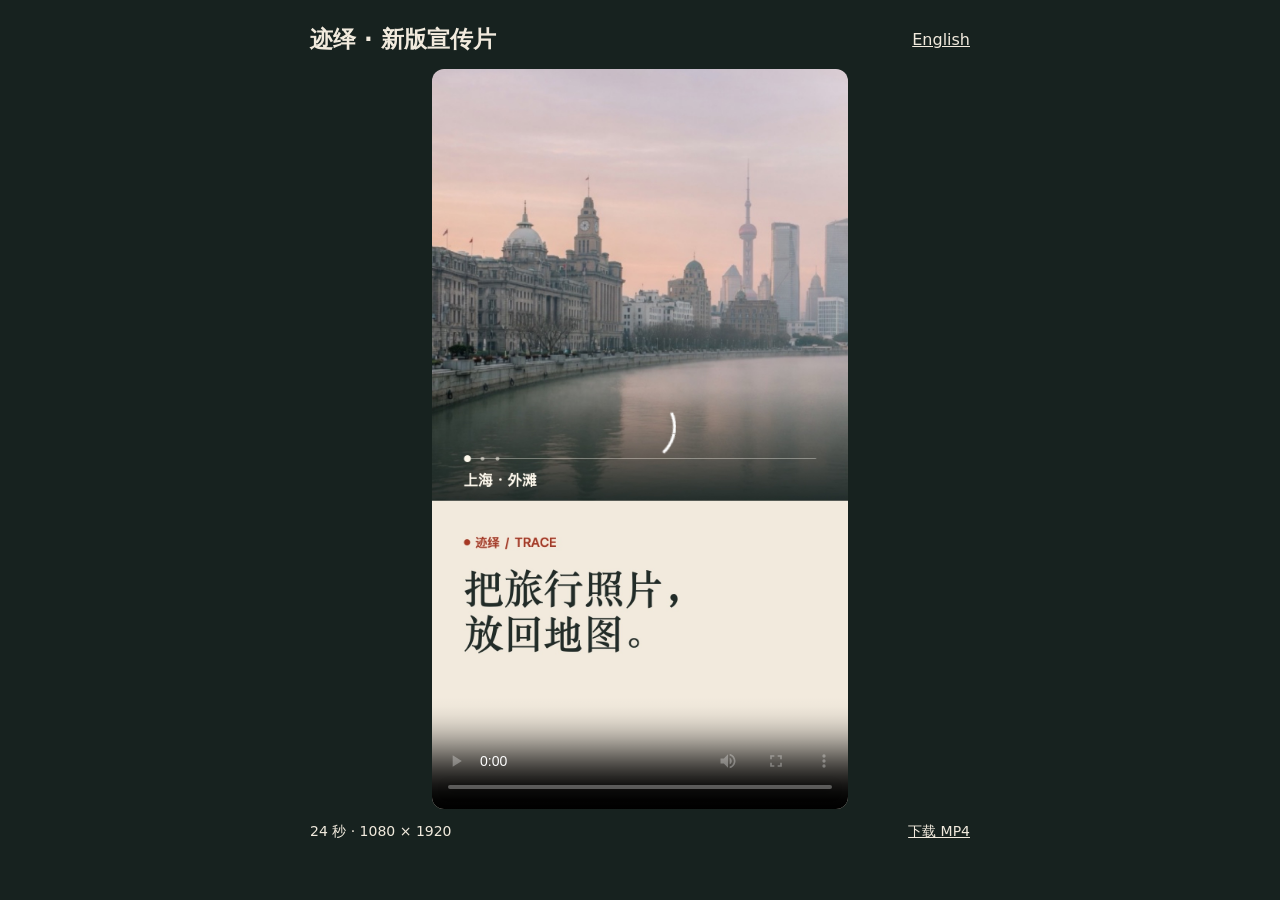
<file: film/index.html>
<!doctype html>
<html lang="zh-Hans">
<head>
<meta charset="utf-8">
<meta name="viewport" content="width=device-width, initial-scale=1">
<title>迹绎 Trace 宣传片 · 江南与加州旅行地图回放</title>
<meta name="description" content="观看迹绎的 24 秒竖屏短片。用江南和加州海岸的真机演示，看看旅行照片如何在地图上按拍摄顺序回放。">
<link rel="canonical" href="https://xfzz7.github.io/trace-site/film/">
<link rel="icon" href="../favicon.ico" sizes="16x16 32x32 48x48">
<link rel="icon" type="image/png" sizes="32x32" href="../assets/brand/favicon-32.png">
<style>
  html { color-scheme: dark; font-family: system-ui, sans-serif; background: #17221f; color: #f1eadd; }
  body { margin: 0; }
  main { width: min(100% - 32px, 660px); margin: 24px auto 32px; }
  header { display: flex; justify-content: space-between; align-items: center; gap: 16px; margin-bottom: 14px; }
  h1 { margin: 0; font-size: clamp(17px, 4vw, 23px); }
  a { color: inherit; }
  video { display: block; width: min(100%, 416px, calc((100svh - 126px) * 9 / 16)); aspect-ratio: 9 / 16; margin: 0 auto; border-radius: 12px; background: #0f1613; }
  footer { display: flex; justify-content: space-between; gap: 16px; margin-top: 14px; font-size: 14px; }
</style>
</head>
<body>
<main>
  <header>
    <h1 id="title">迹绎 · 新版宣传片</h1>
    <a id="language" href="?lang=en" hreflang="en">English</a>
  </header>
  <video id="film" controls playsinline preload="metadata" poster="poster-zh.jpg" src="trace-replay-zh.mp4" aria-labelledby="title"></video>
  <footer>
    <span>24 秒 · 1080 × 1920</span>
    <a id="download" href="trace-replay-zh.mp4" download>下载 MP4</a>
  </footer>
</main>
<script>
  if (new URLSearchParams(location.search).get('lang') === 'en') {
    document.documentElement.lang = 'en';
    document.title = 'Trace: California Coast Photo Route Replay';
    document.querySelector('#title').textContent = 'Trace · Launch Film';
    const language = document.querySelector('#language');
    language.href = '?lang=zh';
    language.hreflang = 'zh-Hans';
    language.textContent = '简体中文';
    const film = document.querySelector('#film');
    film.poster = 'poster-en.jpg';
    film.src = 'trace-replay-en.mp4';
    const download = document.querySelector('#download');
    download.href = 'trace-replay-en.mp4';
    download.textContent = 'Download MP4';
    document.querySelector('footer span').textContent = '24 seconds · 1080 × 1920';
  }
</script>
</body>
</html>
</file>
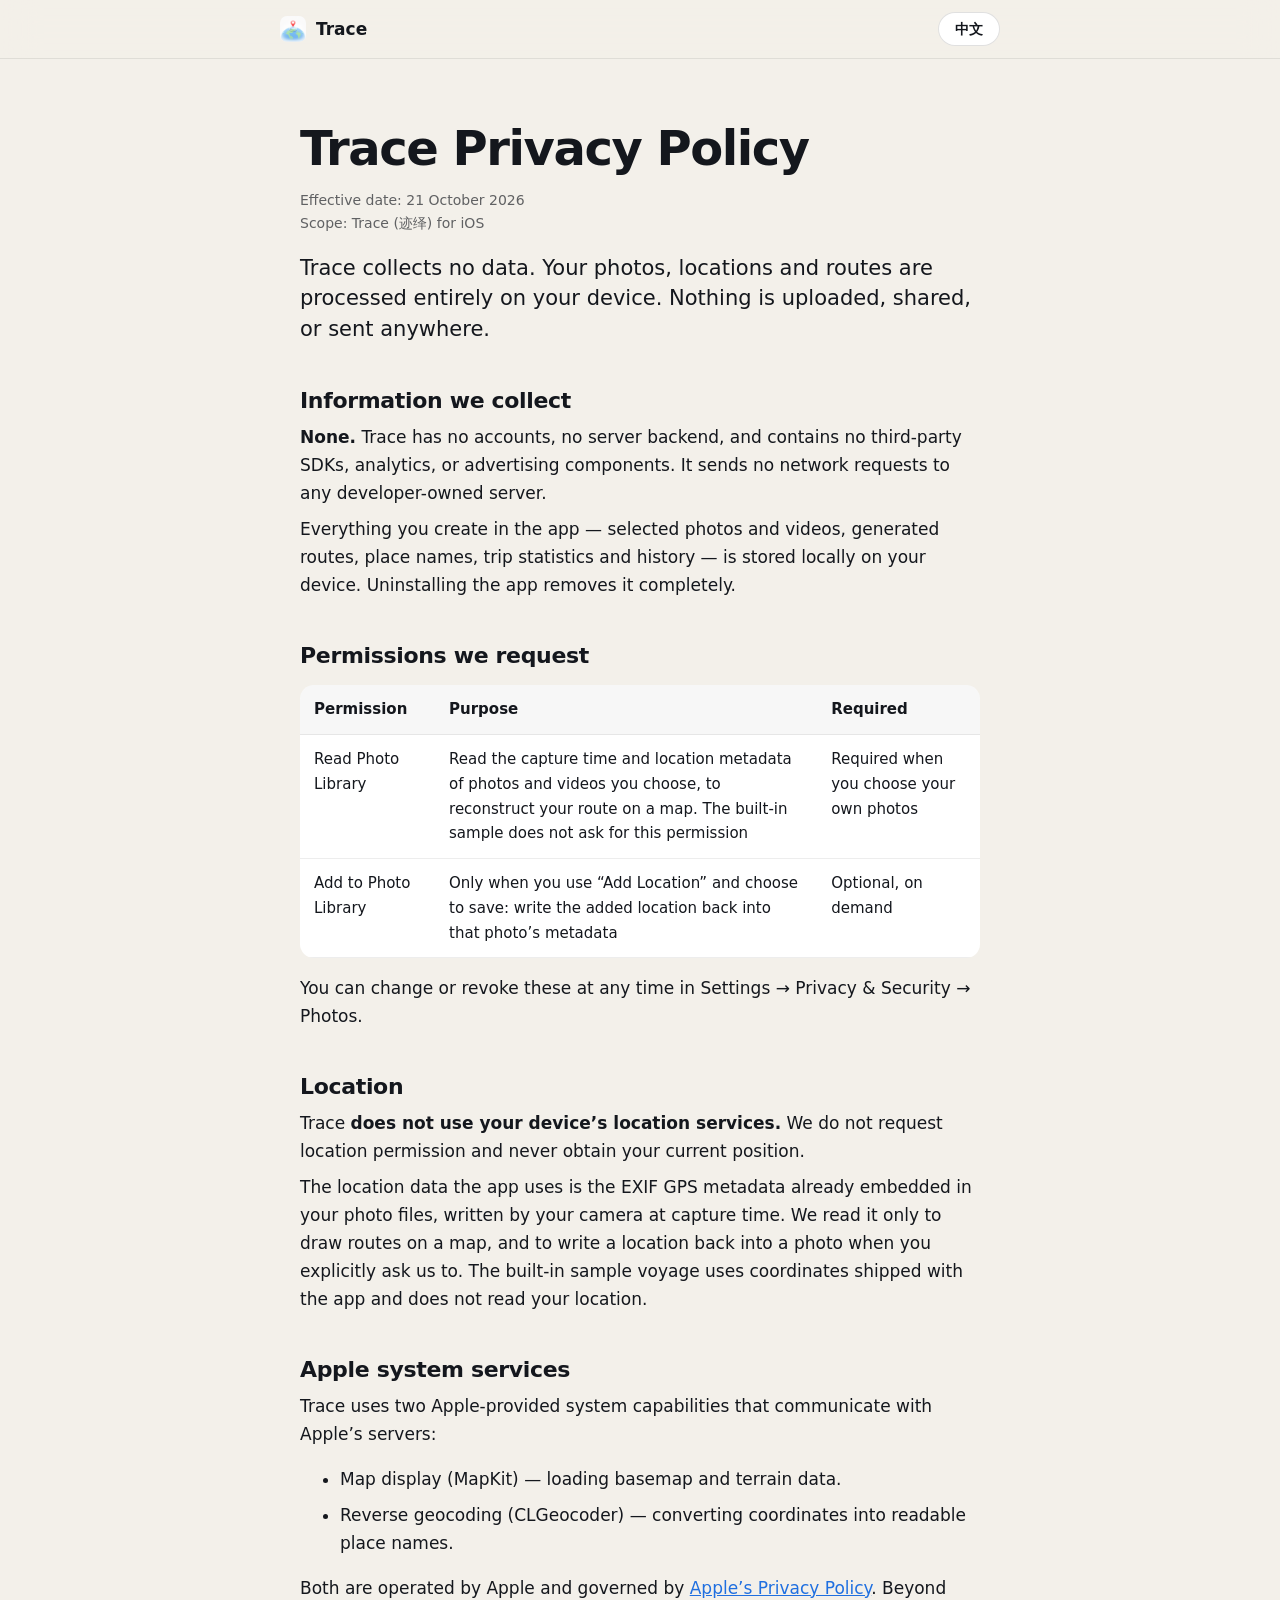
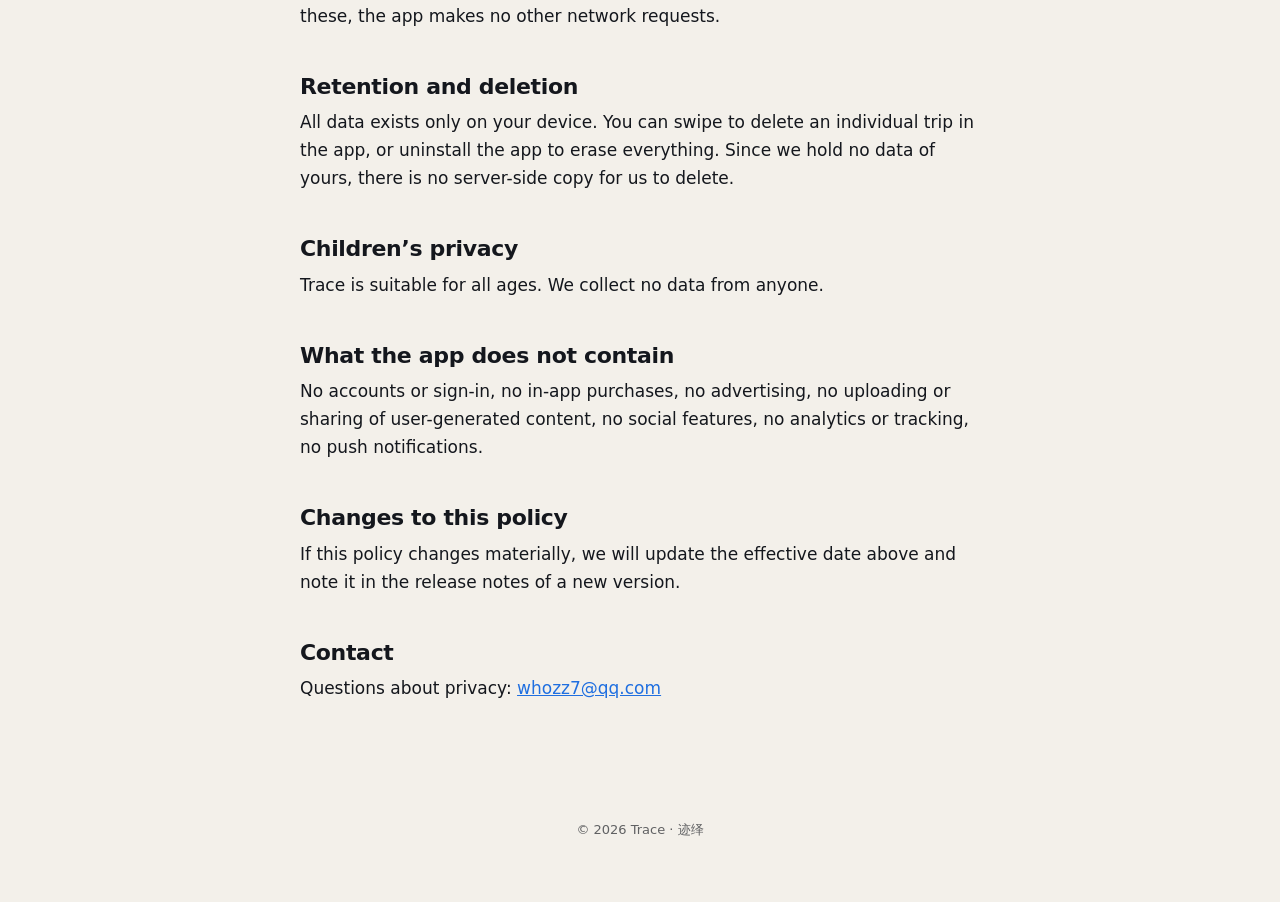
<file: legal/privacy-policy.html>
<!DOCTYPE html>
<html lang="en">
<head>
<meta charset="utf-8">
<meta name="viewport" content="width=device-width, initial-scale=1">
<title>迹绎 Trace 隐私政策</title>
<meta name="description" content="了解迹绎如何在设备上处理旅行照片和位置，以及 Apple 系统地图和地名服务的使用方式。">
<link rel="canonical" href="https://xfzz7.github.io/trace-site/legal/privacy-policy.html">
<link rel="icon" href="../favicon.ico" sizes="16x16 32x32 48x48">
<link rel="icon" type="image/png" sizes="32x32" href="../assets/brand/favicon-32.png">
<link rel="stylesheet" href="../css/legal.css">
</head>
<body>
<header class="bar"><a class="brand" href="../"><img src="../assets/brand/icon.png" alt="" width="26" height="26"><span>Trace</span></a><button id="lang" type="button"><span data-l="en">中文</span><span data-l="zh">English</span></button></header>
<main class="doc">
<section data-l="zh">
<h1>迹绎隐私政策</h1>
  <p class="meta">生效日期：2026 年 10 月 21 日<br>适用范围：迹绎（Trace）iOS 应用</p>
  <p class="lead">迹绎不收集你的任何数据。照片、位置、轨迹全部在你的手机上处理，不上传、不共享、不出设备。</p>

  <h2>我们收集的信息</h2>
  <p><strong>不收集。</strong>迹绎没有账号体系，没有服务端，不含任何第三方 SDK、分析工具或广告组件，也不会向开发者自有服务器发送任何网络请求。</p>
  <p>你在 App 里产生的全部内容——选中的照片与视频、绘制出的轨迹、地名、旅程统计与历史记录——只保存在你的设备本机（系统偏好设置存储），卸载 App 即完整清除。</p>

  <h2>我们申请的权限</h2>
  <table>
    <thead><tr><th>权限</th><th>用途</th><th>是否必需</th></tr></thead>
    <tbody>
      <tr><td>读取照片</td><td>读取你主动选择的照片与视频的拍摄时间、地理位置元数据，用于在地图上还原轨迹。只看内置示例时不会申请这项权限</td><td>使用自己的照片时需要</td></tr>
      <tr><td>写入照片</td><td>仅在你主动使用「补充位置」功能并选择保存时，把补上的拍摄地点写回该照片的元数据</td><td>可选，按需触发</td></tr>
    </tbody>
  </table>
  <p>你可以随时在系统「设置 → 隐私与安全性 → 照片」中调整或撤销这些权限。撤销读取权限后，App 将无法读取新的照片素材。</p>

  <h2>关于位置信息</h2>
  <p>迹绎<strong>不使用你的设备定位服务</strong>。我们不会请求定位权限，也不会获取你当前所在的位置。</p>
  <p>App 使用的位置信息，是照片文件中已内嵌的 EXIF GPS 元数据——它由你的相机在拍摄时写入，随照片一起存在你的相册里。我们读取它，仅用于在地图上绘制轨迹，以及在你主动操作时把位置补写回照片。内置示例旅程使用随应用分发的坐标，不读取你的位置。</p>

  <h2>Apple 系统服务</h2>
  <p>迹绎使用 Apple 提供的两项系统能力，它们会与 Apple 的服务器通信：</p>
  <ul>
    <li>地图显示（MapKit）：加载地图底图与地形数据。</li>
    <li>地名反查（CLGeocoder）：把经纬度转换成可读的地名。</li>
  </ul>
  <p>这两项服务由 Apple 运营，遵循 <a href="https://www.apple.com/cn/legal/privacy/">Apple 的隐私政策</a>。除此之外，迹绎不发起任何其他网络请求。</p>

  <h2>数据保留与删除</h2>
  <p>所有数据仅存在于你的设备本机。你可以在 App 内左滑删除单条旅程记录，或卸载 App 以彻底清除全部数据。由于我们不持有你的任何数据，因此不存在需要我们配合删除的服务器端副本。</p>

  <h2>儿童隐私</h2>
  <p>迹绎适合所有年龄段的用户使用。我们不收集任何人的数据。</p>

  <h2>不包含的内容</h2>
  <p>迹绎不包含：用户账号与注册登录、内购与付费、广告、用户生成内容的上传与分享、社交功能、数据分析与行为追踪、推送通知。</p>

  <h2>政策变更</h2>
  <p>如本政策发生实质性变更，我们会更新本页顶部的生效日期，并在 App 新版本的说明中提示。</p>

  <h2>联系我们</h2>
  <p>如有任何关于隐私的问题，请通过邮件联系：<a href="mailto:whozz7@qq.com">whozz7@qq.com</a></p>
</section>
<section data-l="en">
<h1>Trace Privacy Policy</h1>
  <p class="meta">Effective date: 21 October 2026<br>Scope: Trace (迹绎) for iOS</p>
  <p class="lead">Trace collects no data. Your photos, locations and routes are processed entirely on your device. Nothing is uploaded, shared, or sent anywhere.</p>

  <h2>Information we collect</h2>
  <p><strong>None.</strong> Trace has no accounts, no server backend, and contains no third-party SDKs, analytics, or advertising components. It sends no network requests to any developer-owned server.</p>
  <p>Everything you create in the app — selected photos and videos, generated routes, place names, trip statistics and history — is stored locally on your device. Uninstalling the app removes it completely.</p>

  <h2>Permissions we request</h2>
  <table>
    <thead><tr><th>Permission</th><th>Purpose</th><th>Required</th></tr></thead>
    <tbody>
      <tr><td>Read Photo Library</td><td>Read the capture time and location metadata of photos and videos you choose, to reconstruct your route on a map. The built-in sample does not ask for this permission</td><td>Required when you choose your own photos</td></tr>
      <tr><td>Add to Photo Library</td><td>Only when you use “Add Location” and choose to save: write the added location back into that photo’s metadata</td><td>Optional, on demand</td></tr>
    </tbody>
  </table>
  <p>You can change or revoke these at any time in Settings → Privacy &amp; Security → Photos.</p>

  <h2>Location</h2>
  <p>Trace <strong>does not use your device’s location services.</strong> We do not request location permission and never obtain your current position.</p>
  <p>The location data the app uses is the EXIF GPS metadata already embedded in your photo files, written by your camera at capture time. We read it only to draw routes on a map, and to write a location back into a photo when you explicitly ask us to. The built-in sample voyage uses coordinates shipped with the app and does not read your location.</p>

  <h2>Apple system services</h2>
  <p>Trace uses two Apple-provided system capabilities that communicate with Apple’s servers:</p>
  <ul>
    <li>Map display (MapKit) — loading basemap and terrain data.</li>
    <li>Reverse geocoding (CLGeocoder) — converting coordinates into readable place names.</li>
  </ul>
  <p>Both are operated by Apple and governed by <a href="https://www.apple.com/legal/privacy/">Apple’s Privacy Policy</a>. Beyond these, the app makes no other network requests.</p>

  <h2>Retention and deletion</h2>
  <p>All data exists only on your device. You can swipe to delete an individual trip in the app, or uninstall the app to erase everything. Since we hold no data of yours, there is no server-side copy for us to delete.</p>

  <h2>Children’s privacy</h2>
  <p>Trace is suitable for all ages. We collect no data from anyone.</p>

  <h2>What the app does not contain</h2>
  <p>No accounts or sign-in, no in-app purchases, no advertising, no uploading or sharing of user-generated content, no social features, no analytics or tracking, no push notifications.</p>

  <h2>Changes to this policy</h2>
  <p>If this policy changes materially, we will update the effective date above and note it in the release notes of a new version.</p>

  <h2>Contact</h2>
  <p>Questions about privacy: <a href="mailto:whozz7@qq.com">whozz7@qq.com</a></p>
</section>
</main>
<p class="foot">© 2026 Trace · 迹绎</p>
<script>
(function(){
  var T={en:"Trace Privacy Policy \u00b7 Trace",zh:"\u8ff9\u7ece\u9690\u79c1\u653f\u7b56 \u00b7 \u8ff9\u7ece"};
  var saved=null;try{saved=localStorage.getItem('trace.lang') || localStorage.getItem('lang')}catch(e){}
  var lang=saved||((navigator.language||'').toLowerCase().indexOf('zh')===0?'zh':'en');
  function apply(l){lang=l;document.documentElement.lang=l==='zh'?'zh-Hans':'en';document.title=T[l];try{localStorage.setItem('trace.lang',l)}catch(e){}}
  document.getElementById('lang').onclick=function(){apply(lang==='zh'?'en':'zh')};
  apply(lang);
})();
</script>
</body>
</html>
</file>
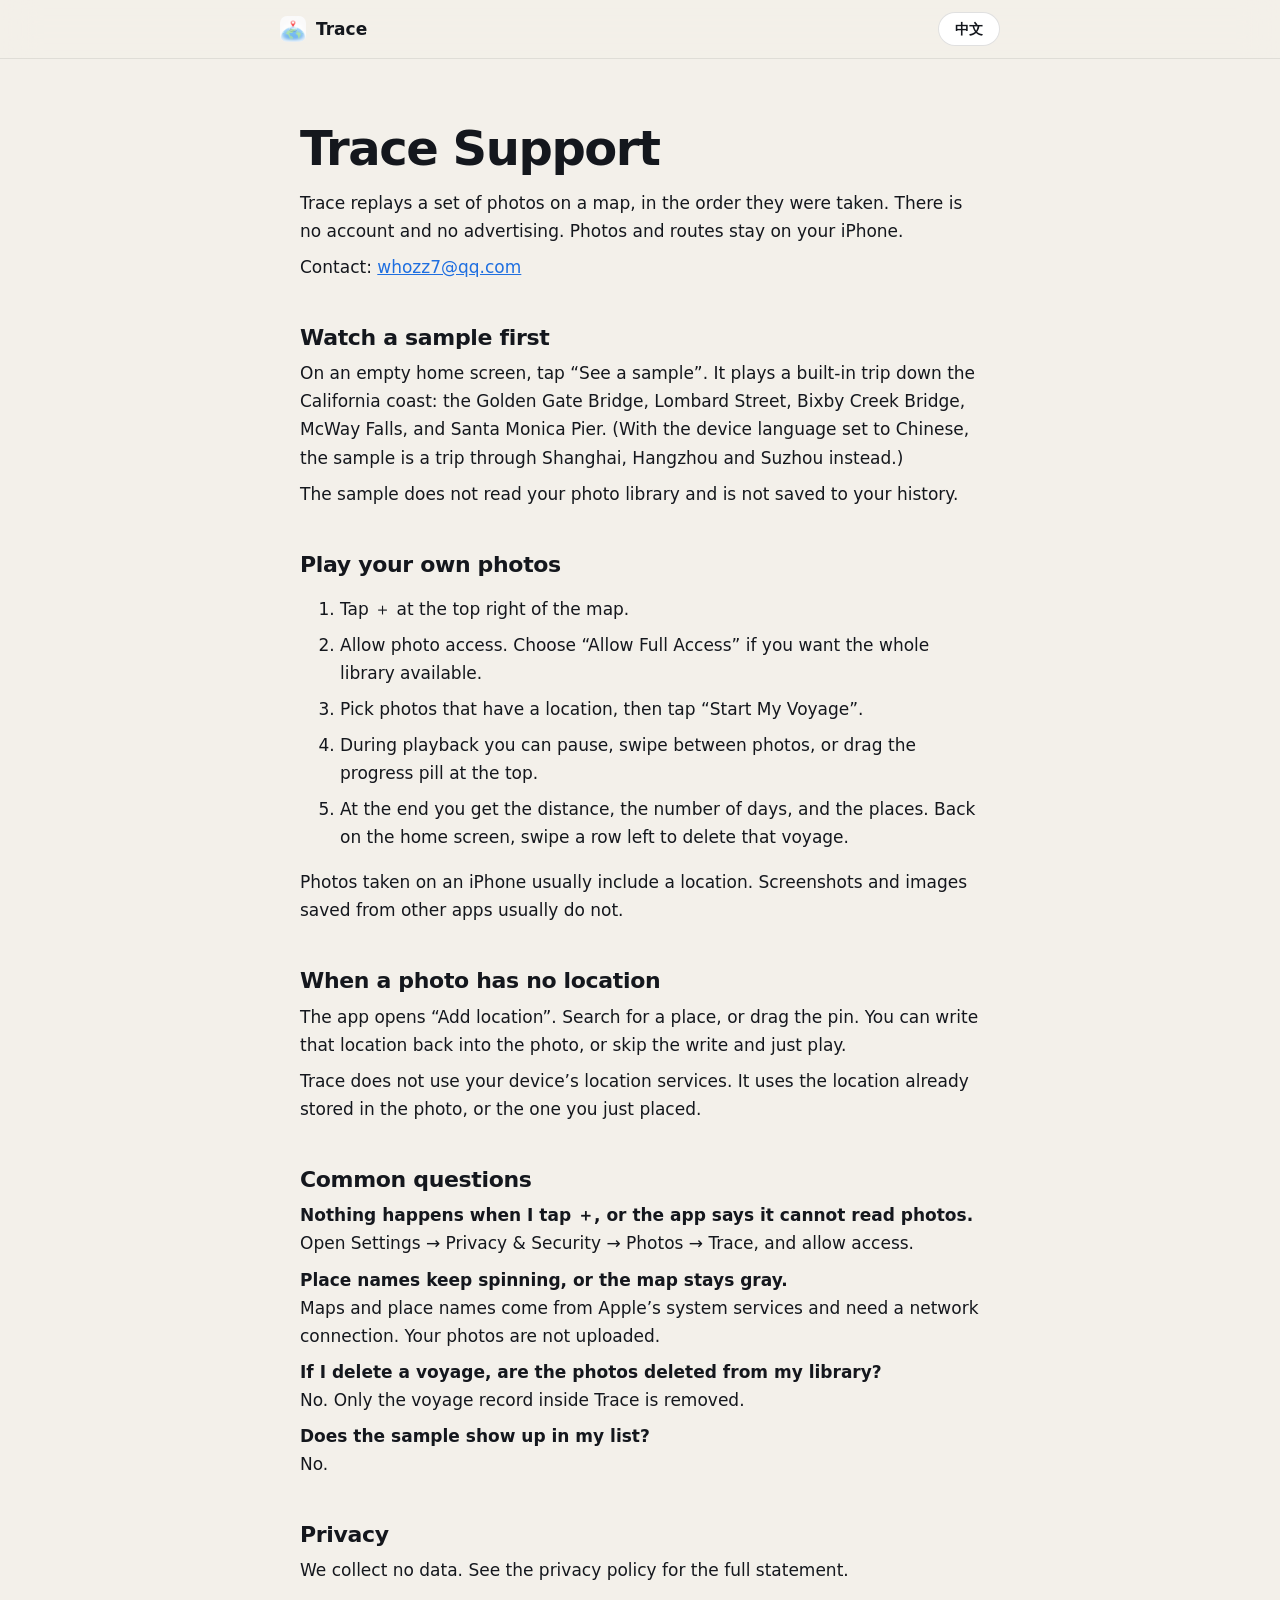
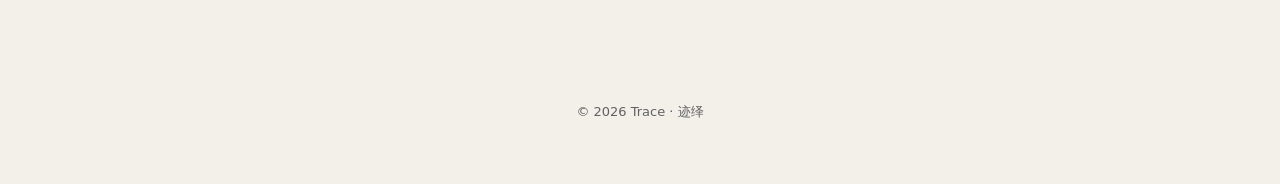
<file: legal/support.html>
<!DOCTYPE html>
<html lang="en">
<head>
<meta charset="utf-8">
<meta name="viewport" content="width=device-width, initial-scale=1">
<title>迹绎 Trace 技术支持 · 旅程回放与位置补充</title>
<meta name="description" content="了解如何在迹绎中观看示例、回放旅行照片、补充拍摄位置，以及常见的照片权限和地图问题。">
<link rel="canonical" href="https://xfzz7.github.io/trace-site/legal/support.html">
<link rel="icon" href="../favicon.ico" sizes="16x16 32x32 48x48">
<link rel="icon" type="image/png" sizes="32x32" href="../assets/brand/favicon-32.png">
<link rel="stylesheet" href="../css/legal.css">
</head>
<body>
<header class="bar"><a class="brand" href="../"><img src="../assets/brand/icon.png" alt="" width="26" height="26"><span>Trace</span></a><button id="lang" type="button"><span data-l="en">中文</span><span data-l="zh">English</span></button></header>
<main class="doc">
<section data-l="zh">
<h1>迹绎技术支持</h1>
  <p>迹绎（Trace）是一个装在你手机上的照片轨迹回放工具。没有账号，没有广告。照片和轨迹不出设备。</p>
  <p>联系邮箱：<a href="mailto:whozz7@qq.com">whozz7@qq.com</a></p>

  <h2>先看一段示例</h2>
  <p>打开 App，如果还没有自己的旅程，屏幕中央有「看看示例」。点一下就会播放一段内置旅程：上海外滩、豫园、西湖断桥、灵隐寺、拙政园。</p>
  <p>这段示例不读取你的相册，也不会写进你的历史记录。</p>

  <h2>播放自己的照片</h2>
  <ol>
    <li>点地图右上角的 ＋。</li>
    <li>允许访问照片。要看全部可选的照片，请选「允许访问全部照片」。</li>
    <li>选一批带拍摄位置的照片，点「开启我的迹绎」。</li>
    <li>播放时可以暂停、左右滑动，或点顶部的页数胶囊拖动进度。</li>
    <li>播完后，底部会留下这次的距离、天数和经过的地方。回到首页可以再看，左滑可以删除这一条。</li>
  </ol>
  <p>手机自己拍的照片通常带有位置。截图、以及从微信等应用保存的图片，通常没有。</p>

  <h2>照片没有位置时</h2>
  <p>选完后会进入「补充位置」。可以搜索地点，或在地图上拖动图钉。确认之后，可以选择把这个位置写回照片本身。不写回也可以直接播放。</p>
  <p>迹绎不使用你手机的定位。它用的是照片里已经有的位置，或你刚刚手动标上的位置。</p>

  <h2>常见问题</h2>
  <p><strong>点了 ＋ 没有反应，或提示无法访问照片。</strong><br>到系统「设置 → 隐私与安全性 → 照片 → 迹绎」，改成允许访问。</p>
  <p><strong>播放时地名一直在转，或地图是灰的。</strong><br>地图和地名来自 Apple 的系统服务，需要联网。照片本身不会因此被上传。</p>
  <p><strong>删掉一条旅程后，照片还在相册里吗？</strong><br>在。迹绎只删自己的记录，不删相册里的照片。</p>
  <p><strong>示例旅程会出现在首页列表里吗？</strong><br>不会。</p>

  <h2>隐私</h2>
  <p>我们不收集你的数据。说明见隐私政策页面。</p>
</section>
<section data-l="en">
<h1>Trace Support</h1>
  <p>Trace replays a set of photos on a map, in the order they were taken. There is no account and no advertising. Photos and routes stay on your iPhone.</p>
  <p>Contact: <a href="mailto:whozz7@qq.com">whozz7@qq.com</a></p>

  <h2>Watch a sample first</h2>
  <p>On an empty home screen, tap “See a sample”. It plays a built-in trip down the California coast: the Golden Gate Bridge, Lombard Street, Bixby Creek Bridge, McWay Falls, and Santa Monica Pier. (With the device language set to Chinese, the sample is a trip through Shanghai, Hangzhou and Suzhou instead.)</p>
  <p>The sample does not read your photo library and is not saved to your history.</p>

  <h2>Play your own photos</h2>
  <ol>
    <li>Tap ＋ at the top right of the map.</li>
    <li>Allow photo access. Choose “Allow Full Access” if you want the whole library available.</li>
    <li>Pick photos that have a location, then tap “Start My Voyage”.</li>
    <li>During playback you can pause, swipe between photos, or drag the progress pill at the top.</li>
    <li>At the end you get the distance, the number of days, and the places. Back on the home screen, swipe a row left to delete that voyage.</li>
  </ol>
  <p>Photos taken on an iPhone usually include a location. Screenshots and images saved from other apps usually do not.</p>

  <h2>When a photo has no location</h2>
  <p>The app opens “Add location”. Search for a place, or drag the pin. You can write that location back into the photo, or skip the write and just play.</p>
  <p>Trace does not use your device’s location services. It uses the location already stored in the photo, or the one you just placed.</p>

  <h2>Common questions</h2>
  <p><strong>Nothing happens when I tap ＋, or the app says it cannot read photos.</strong><br>Open Settings → Privacy &amp; Security → Photos → Trace, and allow access.</p>
  <p><strong>Place names keep spinning, or the map stays gray.</strong><br>Maps and place names come from Apple’s system services and need a network connection. Your photos are not uploaded.</p>
  <p><strong>If I delete a voyage, are the photos deleted from my library?</strong><br>No. Only the voyage record inside Trace is removed.</p>
  <p><strong>Does the sample show up in my list?</strong><br>No.</p>

  <h2>Privacy</h2>
  <p>We collect no data. See the privacy policy for the full statement.</p>
</section>
</main>
<p class="foot">© 2026 Trace · 迹绎</p>
<script>
(function(){
  var T={en:"Trace Support \u00b7 Trace",zh:"\u8ff9\u7ece\u6280\u672f\u652f\u6301 \u00b7 \u8ff9\u7ece"};
  var saved=null;try{saved=localStorage.getItem('trace.lang') || localStorage.getItem('lang')}catch(e){}
  var lang=saved||((navigator.language||'').toLowerCase().indexOf('zh')===0?'zh':'en');
  function apply(l){lang=l;document.documentElement.lang=l==='zh'?'zh-Hans':'en';document.title=T[l];try{localStorage.setItem('trace.lang',l)}catch(e){}}
  document.getElementById('lang').onclick=function(){apply(lang==='zh'?'en':'zh')};
  apply(lang);
})();
</script>
</body>
</html>
</file>
<file: css/site.css>
/* 迹绎 Trace · site v3
   Paper-and-ink travel journal. One accent: the vermilion of the app's pin. */

@font-face { font-family: "Trace Serif SC"; src: url(../assets/fonts/serif-sc.woff2) format("woff2"); font-weight: 900; font-display: swap; }
@font-face { font-family: "Trace Serif"; src: url(../assets/fonts/dm-serif.woff2) format("woff2"); font-weight: 400; font-display: swap; }

:root {
  --paper: #f1ece2;
  --paper-2: #e8e1d3;
  --card: #fbf8f2;
  --ink: #1c1a16;
  --ink-2: #4a463e;
  --muted: #7a7366;
  --rule: rgba(28, 26, 22, .14);
  --rule-2: rgba(28, 26, 22, .07);
  --red: #d8432a;
  --red-soft: rgba(216, 67, 42, .14);
  --sea: #d9e2e0;
  --land: #ece5d6;
  --lake: #cfdcda;
  --shadow: 0 1px 2px rgba(40, 30, 10, .08), 0 12px 32px -8px rgba(40, 30, 10, .22);
  --phone: #111;
  --band: #1c1a16;
  --band-ink: #f1ece2;

  --serif: "Trace Serif", "Trace Serif SC", "Songti SC", "STSongti-SC-Black", "Noto Serif SC", "Source Han Serif SC", Georgia, serif;
  --sans: -apple-system, BlinkMacSystemFont, "PingFang SC", "Helvetica Neue", "Hiragino Sans GB", "Microsoft YaHei", sans-serif;
  --gutter: clamp(16px, 4vw, 56px);
  --max: 1200px;
  color-scheme: light;
}
@media (prefers-color-scheme: dark) {
  :root:not([data-theme="light"]) {
    --paper: #14130f; --paper-2: #1c1a15; --card: #211f19;
    --ink: #ede7da; --ink-2: #c4bdae; --muted: #8f8778;
    --rule: rgba(237, 231, 218, .16); --rule-2: rgba(237, 231, 218, .07);
    --red: #ff6a4d; --red-soft: rgba(255, 106, 77, .16);
    --sea: #10181a; --land: #24221b; --lake: #172225;
    --shadow: 0 1px 2px rgba(0,0,0,.4), 0 16px 40px -10px rgba(0,0,0,.7);
    --phone: #000; --band: #ede7da; --band-ink: #14130f;
    color-scheme: dark;
  }
}
:root[data-theme="dark"] {
  --paper: #14130f; --paper-2: #1c1a15; --card: #211f19;
  --ink: #ede7da; --ink-2: #c4bdae; --muted: #8f8778;
  --rule: rgba(237, 231, 218, .16); --rule-2: rgba(237, 231, 218, .07);
  --red: #ff6a4d; --red-soft: rgba(255, 106, 77, .16);
  --sea: #10181a; --land: #24221b; --lake: #172225;
  --shadow: 0 1px 2px rgba(0,0,0,.4), 0 16px 40px -10px rgba(0,0,0,.7);
  --phone: #000; --band: #ede7da; --band-ink: #14130f;
  color-scheme: dark;
}

*, *::before, *::after { box-sizing: border-box; }
html { -webkit-text-size-adjust: 100%; scroll-behavior: smooth; }
body {
  margin: 0; background: var(--paper); color: var(--ink);
  font: 400 17px/1.65 var(--sans); letter-spacing: .005em;
  -webkit-font-smoothing: antialiased; overflow-x: hidden;
}
/* faint paper grain */
body::before {
  content: ""; position: fixed; inset: 0; pointer-events: none; z-index: 0; opacity: .5;
  background-image: radial-gradient(var(--rule-2) 1px, transparent 1.2px);
  background-size: 22px 22px;
}
main, .foot, .nav { position: relative; z-index: 1; }
img, video, svg { display: block; max-width: 100%; }
a { color: inherit; }
button { font: inherit; color: inherit; }
:focus-visible { outline: 2px solid var(--red); outline-offset: 3px; border-radius: 6px; }

.wrap { width: 100%; max-width: var(--max); margin: 0 auto; padding: 0 var(--gutter); }

/* ---------- type ---------- */
.display {
  font-family: var(--serif); font-weight: 900; margin: 0;
  font-size: clamp(46px, 8.2vw, 112px); line-height: 1.02; letter-spacing: -.01em;
}
html[lang="en"] .display { font-weight: 400; letter-spacing: -.015em; line-height: .98; }
.display--md { font-size: clamp(36px, 5.6vw, 76px); }
.title {
  font-family: var(--serif); font-weight: 900; margin: 0 0 .5em;
  font-size: clamp(26px, 3vw, 38px); line-height: 1.2; letter-spacing: -.005em;
}
html[lang="en"] .title { font-weight: 400; line-height: 1.12; }
.title--xl { font-size: clamp(32px, 4.6vw, 60px); line-height: 1.12; }
.lede { font-size: clamp(17px, 1.5vw, 20px); color: var(--ink-2); max-width: 34em; margin: 0; }
.fine { font-size: 13px; color: var(--muted); letter-spacing: .02em; margin: 0; }
.kicker {
  display: inline-flex; align-items: center; gap: 10px; margin: 0 0 22px;
  font-size: 13px; font-weight: 600; letter-spacing: .14em; text-transform: uppercase; color: var(--ink-2);
}
html[lang="zh-Hans"] .kicker { letter-spacing: .2em; }
.dot { width: 8px; height: 8px; border-radius: 50%; background: var(--red); box-shadow: 0 0 0 4px var(--red-soft); }

/* ---------- nav ---------- */
.nav {
  position: fixed; top: 0; left: 0; right: 0; z-index: 50;
  display: flex; align-items: center; justify-content: space-between;
  padding: 14px var(--gutter); padding-top: max(14px, env(safe-area-inset-top));
  transition: background .3s, box-shadow .3s;
}
.nav.is-solid { background: color-mix(in srgb, var(--paper) 86%, transparent); backdrop-filter: blur(14px) saturate(1.2); -webkit-backdrop-filter: blur(14px) saturate(1.2); box-shadow: 0 1px 0 var(--rule); }
.brand { display: flex; align-items: center; gap: 10px; text-decoration: none; }
.brand img { border-radius: 8px; box-shadow: 0 1px 3px rgba(0,0,0,.15); }
.brand__word { font-family: var(--serif); font-weight: 900; font-size: 21px; letter-spacing: .04em; }
html[lang="en"] .brand__word { font-weight: 400; font-size: 23px; letter-spacing: 0; }
.nav__tools { display: flex; align-items: center; gap: 8px; }
.tool {
  height: 36px; min-width: 36px; padding: 0 14px; border-radius: 18px; border: 1px solid var(--rule);
  background: transparent; cursor: pointer; font-size: 14px; font-weight: 600; text-decoration: none;
  display: inline-flex; align-items: center; justify-content: center; transition: background .2s, border-color .2s;
}
.tool:hover { border-color: var(--ink-2); }
.tool--icon { padding: 0; width: 36px; }
.tool--solid { background: var(--ink); color: var(--paper); border-color: var(--ink); }
.tool--solid:hover { background: var(--red); border-color: var(--red); }

/* ---------- buttons ---------- */
.btn {
  display: inline-flex; align-items: center; gap: 10px; height: 52px; padding: 0 26px; border-radius: 26px;
  font-size: 16px; font-weight: 600; text-decoration: none; transition: transform .2s, background .2s, color .2s, border-color .2s;
}
.btn:active { transform: scale(.98); }
.btn--ink { background: var(--ink); color: var(--paper); }
.btn--ink:hover { background: var(--red); color: #fff; }
.btn--line { border: 1.5px solid var(--rule); color: var(--ink); }
.btn--line:hover { border-color: var(--ink); }
.btn--lg { height: 60px; padding: 0 34px; font-size: 18px; border-radius: 30px; }

/* ---------- hero ---------- */
.hero {
  min-height: 100svh; max-width: 1320px; margin: 0 auto;
  display: grid; grid-template-columns: 1.15fr .85fr; align-items: center; gap: 40px;
  padding: 110px var(--gutter) 60px;
}
.hero__copy .display { margin-bottom: 28px; }
.hero__copy .lede { margin-bottom: 36px; }
.cta { display: flex; flex-wrap: wrap; gap: 12px; margin-bottom: 22px; }
.hero__visual { position: relative; display: flex; justify-content: center; padding: 20px 0; }

.phone {
  position: relative; width: 100%; max-width: 300px; aspect-ratio: 720 / 1564;
  border-radius: 46px; padding: 10px; background: var(--phone);
  box-shadow: 0 0 0 1px rgba(255,255,255,.06) inset, var(--shadow), 0 40px 80px -30px rgba(40,30,10,.45);
}
.phone::after { /* dynamic island */
  content: ""; position: absolute; top: 20px; left: 50%; width: 30%; height: 3.4%; transform: translateX(-50%);
  background: #000; border-radius: 20px;
}
.phone__screen { width: 100%; height: 100%; border-radius: 37px; overflow: hidden; background: #2a2a28; }
.phone__screen video { width: 100%; height: 100%; object-fit: cover; }
.phone--hero { max-width: 320px; transform: rotate(2deg); }

.stamp {
  position: absolute; margin: 0; width: 168px; padding: 8px 8px 10px; background: var(--card);
  border-radius: 6px; box-shadow: var(--shadow); z-index: 2;
}
.stamp img { width: 100%; aspect-ratio: 3 / 2; object-fit: cover; border-radius: 3px; }
.stamp figcaption { display: flex; justify-content: space-between; align-items: baseline; gap: 8px; padding: 8px 2px 0; font-size: 12px; }
.stamp b { font-weight: 600; white-space: nowrap; overflow: hidden; text-overflow: ellipsis; }
.stamp span { color: var(--muted); font-variant-numeric: tabular-nums; white-space: nowrap; }
.stamp--a { top: 14%; left: -2%; transform: rotate(-6deg); animation: bob 7s ease-in-out infinite; }
.stamp--b { bottom: 12%; right: -4%; transform: rotate(5deg); animation: bob 8s ease-in-out -3s infinite; }
@keyframes bob { 50% { translate: 0 -8px; } }

/* ---------- journey (sticky map story) ---------- */
.journey {
  position: relative; display: grid; grid-template-columns: 1fr minmax(320px, 420px);
  max-width: 1320px; margin: 0 auto; padding: 0 var(--gutter); gap: 56px;
}
.journey__stage { position: sticky; top: 0; height: 100svh; display: flex; align-items: center; justify-content: center; padding: 84px 0 24px; }
.journey__steps { padding: 30vh 0 40vh; }
.beat { min-height: 78vh; display: flex; flex-direction: column; justify-content: center; opacity: .28; transition: opacity .5s; }
.beat.is-on { opacity: 1; }
.beat__n { font-family: var(--serif); font-size: 15px; color: var(--red); letter-spacing: .1em; margin-bottom: 14px; }
.beat p { color: var(--ink-2); margin: 0; font-size: 18px; }
.beat__route b { color: var(--ink); font-weight: 600; }
.beat__route i { font-style: normal; color: var(--red); padding: 0 .3em; }

.plate {
  position: relative; width: min(100%, calc(100svh - 120px)); aspect-ratio: 1;
  border-radius: 22px; overflow: hidden; background: var(--land);
  box-shadow: 0 0 0 1px var(--rule), var(--shadow);
}
.plate__map { position: absolute; inset: 0; width: 100%; height: 100%; }
.plate__map .sea { fill: var(--sea); }
.plate__map .lake { fill: var(--lake); }
.plate__map .river { fill: none; stroke: var(--lake); stroke-linecap: round; stroke-linejoin: round; }
.plate__map .coast { fill: none; stroke: var(--rule); stroke-width: 1.4; }
.plate__map .grat { stroke: var(--rule-2); stroke-width: 1; }
.plate__map .grat-l { fill: var(--muted); font: 500 13px var(--sans); letter-spacing: .06em; opacity: .8; }
.plate__map .city { fill: var(--muted); font: 500 17px var(--sans); letter-spacing: .08em; }
.plate__map .city-dot { fill: var(--muted); }
.plate__map .route-bg { fill: none; stroke: var(--red-soft); stroke-width: 5; stroke-linecap: round; stroke-linejoin: round; stroke-dasharray: 2 10; }
.plate__map .route { fill: none; stroke: var(--red); stroke-width: 4.5; stroke-linecap: round; stroke-linejoin: round; }
.plate__map .stop { fill: var(--card); stroke: var(--red); stroke-width: 4; transition: r .3s; }
.plate__map .leader { stroke: var(--ink); stroke-width: 1.2; opacity: .35; }
.plate__map .compass { fill: none; stroke: var(--muted); stroke-width: 1.4; }
.plate__map .compass-t { fill: var(--muted); font: 700 16px var(--serif); }
.plate__map [data-mapfade] { transition: none; }

.plate__tiles { position: absolute; inset: 0; }
.tile {
  position: absolute; border-radius: 4px; overflow: hidden; background: var(--paper-2);
  will-change: left, top, width, height, transform;
}
.tile img { width: 100%; height: 100%; object-fit: cover; }
.tile--filler { background: var(--paper-2); }
.tile--filler i { position: absolute; inset: 22% 18%; border-radius: 3px; background: var(--rule-2); }
.tile--filler.f-shot i { inset: 12% 30%; border-radius: 6px; border: 2px solid var(--rule); background: none; }
.tile--filler.f-doc i { inset: 18% 24%; background: repeating-linear-gradient(var(--rule) 0 2px, transparent 2px 9px); }
.tile--photo { box-shadow: 0 0 0 0 transparent; }
.tile--photo.is-map { box-shadow: 0 0 0 3px var(--card), 0 8px 20px -6px rgba(0,0,0,.4); border-radius: 10px; }
.tile--photo.is-hot { box-shadow: 0 0 0 3px var(--red), 0 10px 26px -6px rgba(0,0,0,.45); }
.tile__cap {
  position: absolute; left: 0; right: 0; bottom: 0; padding: 14px 8px 6px; color: #fff; font-size: 11px; line-height: 1.3;
  background: linear-gradient(transparent, rgba(0,0,0,.6)); opacity: 0; transition: opacity .3s;
}
.tile__cap b { display: block; font-size: 12px; font-weight: 600; }
.is-map .tile__cap { opacity: 1; }

.ticker {
  position: absolute; left: 18px; top: 18px; padding: 8px 14px; border-radius: 12px;
  background: color-mix(in srgb, var(--card) 88%, transparent); backdrop-filter: blur(6px);
  box-shadow: 0 0 0 1px var(--rule); display: flex; flex-direction: column; line-height: 1.3;
  opacity: 0; transition: opacity .4s;
}
.ticker.is-on { opacity: 1; }
.ticker__day { font-size: 12px; color: var(--muted); font-variant-numeric: tabular-nums; letter-spacing: .04em; }
.ticker__place { font-family: var(--serif); font-weight: 900; font-size: 20px; }
html[lang="en"] .ticker__place { font-weight: 400; }

.ticket {
  position: absolute; left: 50%; bottom: 5%; width: min(88%, 440px); translate: -50% 30px; opacity: 0;
  background: var(--card); border-radius: 16px; box-shadow: var(--shadow), 0 0 0 1px var(--rule);
  padding: 18px 20px 16px; transition: opacity .5s, translate .5s cubic-bezier(.2,.8,.2,1);
}
.ticket.is-on { opacity: 1; translate: -50% 0; }
.ticket::before, .ticket::after { /* punched holes */
  content: ""; position: absolute; top: 96px; width: 18px; height: 18px; border-radius: 50%; background: var(--land);
  box-shadow: inset 0 0 0 1px var(--rule);
}
.ticket::before { left: -9px; } .ticket::after { right: -9px; }
.ticket__top { display: flex; flex-direction: column; padding-bottom: 14px; border-bottom: 1.5px dashed var(--rule); margin-bottom: 14px; min-height: 92px; }
.ticket__label { font-size: 11px; font-weight: 700; letter-spacing: .18em; text-transform: uppercase; color: var(--red); }
.ticket__title { font-family: var(--serif); font-weight: 900; font-size: 22px; line-height: 1.25; margin: 4px 0 2px; }
html[lang="en"] .ticket__title { font-weight: 400; }
.ticket__dates { font-size: 13px; color: var(--muted); }
.ticket__stats { display: grid; grid-template-columns: repeat(3, 1fr); text-align: center; margin-bottom: 14px; }
.ticket__stats div + div { border-left: 1px solid var(--rule); }
.ticket__stats b { display: block; font-family: var(--serif); font-size: 30px; line-height: 1.1; font-weight: 400; font-variant-numeric: tabular-nums; }
.ticket__stats span { font-size: 12px; color: var(--muted); }
.ticket__strip { display: grid; grid-template-columns: repeat(5, 1fr); gap: 6px; }
.ticket__strip img { aspect-ratio: 1; object-fit: cover; border-radius: 6px; opacity: .2; transition: opacity .4s; }
.ticket__strip img.is-lit { opacity: 1; }

/* ---------- section heads ---------- */
section.play, section.details { padding: clamp(90px, 12vw, 160px) 0; }
.sec-head { text-align: center; max-width: 760px; margin: 0 auto clamp(48px, 6vw, 80px); }
.sec-head .lede { margin: 0 auto; }
.sec-head--left { text-align: left; margin-left: 0; }

/* ---------- playback duo ---------- */
.duo { display: grid; grid-template-columns: 1fr 1fr; gap: clamp(24px, 6vw, 96px); max-width: 820px; margin: 0 auto; }
.duo__item { margin: 0; display: flex; flex-direction: column; align-items: center; gap: 26px; }
.duo__item:nth-child(2) { margin-top: 90px; }
.duo__item .phone { max-width: 320px; }
.duo__item figcaption { text-align: center; max-width: 18em; }
.duo__item figcaption b { display: block; font-family: var(--serif); font-weight: 900; font-size: 20px; margin-bottom: 4px; }
html[lang="en"] .duo__item figcaption b { font-weight: 400; font-size: 22px; }
.duo__item figcaption span { color: var(--ink-2); font-size: 15px; }

/* ---------- details ledger ---------- */
.details { border-top: 1px solid var(--rule); }
.ledger { list-style: none; margin: 0; padding: 0; display: grid; grid-template-columns: repeat(3, 1fr); border-top: 1.5px solid var(--ink); }
.ledger li { display: flex; gap: 18px; padding: 30px 28px 34px 0; border-bottom: 1px solid var(--rule); }
.ledger li:not(:nth-child(3n+1)) { padding-left: 28px; border-left: 1px solid var(--rule); }
.ledger__n { font-family: var(--serif); font-size: 22px; color: var(--red); line-height: 1.3; flex: none; width: 18px; }
.ledger h3 { margin: 0 0 8px; font-size: 18px; font-weight: 700; display: flex; align-items: center; gap: 8px; }
.ledger p { margin: 0; color: var(--ink-2); font-size: 15.5px; }
.new { font-style: normal; font-size: 11px; font-weight: 700; letter-spacing: .08em; color: #fff; background: var(--red); padding: 2px 7px; border-radius: 6px; }

/* ---------- privacy band ---------- */
.privacy { background: var(--band); color: var(--band-ink); padding: clamp(90px, 12vw, 150px) 0; }
.privacy__in { display: grid; grid-template-columns: 1.1fr 1fr; gap: 40px 80px; align-items: start; }
.privacy .title { margin: 0; }
.vows { list-style: none; margin: 8px 0 0; padding: 0; }
.vows li { position: relative; padding: 16px 0 16px 34px; border-bottom: 1px solid color-mix(in srgb, var(--band-ink) 18%, transparent); font-size: 18px; }
.vows li::before { content: ""; position: absolute; left: 4px; top: 50%; width: 12px; height: 12px; margin-top: -6px; border-radius: 50%; border: 2px solid var(--red); }
.privacy__note { grid-column: 1 / -1; margin: 0; font-size: 14px; opacity: .7; }
.privacy__note a { color: inherit; text-underline-offset: 3px; }

/* ---------- final ---------- */
.final { padding: clamp(110px, 14vw, 190px) 0; text-align: center; position: relative; overflow: hidden; }
.final__in { display: flex; flex-direction: column; align-items: center; gap: 30px; }
.final__icon { border-radius: 20px; box-shadow: var(--shadow); }
.final::before { /* a quiet route across the final section */
  content: ""; position: absolute; inset: auto -10% 18% -10%; height: 2px;
  background: repeating-linear-gradient(90deg, var(--red) 0 10px, transparent 10px 22px); opacity: .35; transform: rotate(-4deg);
}

/* ---------- footer ---------- */
.foot { border-top: 1px solid var(--rule); padding: 30px 0 calc(30px + env(safe-area-inset-bottom)); font-size: 13px; color: var(--muted); }
.foot__in { display: flex; flex-wrap: wrap; gap: 10px 28px; align-items: center; justify-content: space-between; }
.foot__brand { font-family: var(--serif); font-weight: 900; color: var(--ink); font-size: 15px; }
.foot__links { display: flex; gap: 20px; }
.foot__links a { text-decoration: none; }
.foot__links a:hover { color: var(--ink); }

/* ---------- reveal ---------- */
.rv { opacity: 0; translate: 0 18px; transition: opacity .8s ease, translate .8s cubic-bezier(.2,.8,.2,1); }
.rv.in { opacity: 1; translate: 0 0; }

/* ---------- responsive ---------- */
@media (max-width: 980px) {
  .hero { grid-template-columns: 1fr; min-height: auto; padding-top: 100px; gap: 10px; }
  .hero__visual { padding: 30px 0 10px; }
  .phone--hero { max-width: 260px; }
  .stamp { width: 140px; }
  .stamp--a { left: 4%; } .stamp--b { right: 2%; }
  .journey { grid-template-columns: 1fr; gap: 0; }
  .journey__stage { height: auto; top: 56px; padding: 8px 0; z-index: 2; background: var(--paper); }
  .plate { width: min(100%, 62svh); }
  .journey__steps { padding: 6vh 0 30vh; }
  .beat { min-height: 55vh; justify-content: flex-start; padding-top: 4vh; }
  .ledger { grid-template-columns: 1fr 1fr; }
  .ledger li:not(:nth-child(3n+1)) { padding-left: 0; border-left: 0; }
  .ledger li:nth-child(2n) { padding-left: 24px; border-left: 1px solid var(--rule); }
  .privacy__in { grid-template-columns: 1fr; }
}
@media (max-width: 640px) {
  body { font-size: 16px; }
  .nav { padding-top: max(10px, env(safe-area-inset-top)); padding-bottom: 10px; }
  #langBtn { padding: 0 10px; }
  .cta .btn { flex: 1 1 auto; justify-content: center; }
  .stamp { width: 118px; padding: 6px 6px 7px; }
  .stamp figcaption { font-size: 10.5px; flex-direction: column; gap: 0; padding-top: 5px; }
  .stamp--a { top: 8%; left: 0; } .stamp--b { right: 0; bottom: 8%; }
  .beat { min-height: 48vh; }
  .beat p { font-size: 16px; }
  .plate { border-radius: 16px; }
  .ticker { left: 10px; top: 10px; padding: 6px 10px; }
  .ticker__place { font-size: 16px; }
  .ticket { padding: 12px 14px 12px; width: 92%; }
  .ticket::before, .ticket::after { top: 74px; }
  .ticket__top { min-height: 70px; padding-bottom: 10px; margin-bottom: 10px; }
  .ticket__title { font-size: 17px; }
  .ticket__stats b { font-size: 22px; }
  .ticket__stats { margin-bottom: 10px; }
  .duo { grid-template-columns: 1fr 1fr; gap: 14px; }
  .duo__item:nth-child(2) { margin-top: 50px; }
  .duo__item .phone { border-radius: 30px; padding: 6px; }
  .duo__item .phone__screen { border-radius: 25px; }
  .duo__item .phone::after { top: 12px; }
  .duo__item figcaption b { font-size: 16px; }
  .duo__item figcaption span { font-size: 13px; }
  .ledger { grid-template-columns: 1fr; }
  .ledger li:nth-child(n) { padding: 24px 0; border-left: 0; }
  .vows li { font-size: 16px; }
  .foot__in { flex-direction: column; align-items: flex-start; }
}
@media (prefers-reduced-motion: reduce) {
  html { scroll-behavior: auto; }
  .stamp { animation: none; }
  .rv { opacity: 1; translate: none; transition: none; }
}

@media (max-width: 360px) {
  .nav__tools { gap: 4px; }
  .nav__tools .tool { padding-inline: 7px; }
}
</file>
<file: css/legal.css>
:root{--ink:#14171d;--mute:rgba(20,23,29,.66);--paper:#f3f0ea;--blue:#1f6fe0;--f:-apple-system,BlinkMacSystemFont,"SF Pro Text","PingFang SC","Hiragino Sans GB",system-ui,sans-serif}
*{box-sizing:border-box}
body{margin:0;background:var(--paper);color:var(--ink);font:400 17px/1.65 var(--f);-webkit-font-smoothing:antialiased}
a{color:var(--blue)}
[data-l]{display:none}html[lang=en] [data-l=en],html[lang=zh-Hans] [data-l=zh]{display:revert}
.bar{position:sticky;top:0;z-index:5;display:flex;justify-content:space-between;align-items:center;padding:12px max(20px,calc(50% - 360px));background:rgba(243,240,234,.82);-webkit-backdrop-filter:blur(18px) saturate(160%);backdrop-filter:blur(18px) saturate(160%);border-bottom:1px solid rgba(0,0,0,.08)}
.bar a.brand{display:flex;align-items:center;gap:10px;color:var(--ink);text-decoration:none;font-weight:700}
.bar img{border-radius:7px}
.bar button{font:600 14px/1 var(--f);padding:9px 16px;border-radius:99px;border:1px solid rgba(0,0,0,.12);background:#fff;color:var(--ink);cursor:pointer}
.doc{max-width:720px;margin:0 auto;padding:64px 20px 96px}
.doc h1{font:700 clamp(34px,5vw,48px)/1.08 var(--f);letter-spacing:-.03em;margin:0 0 14px}
.doc h2{font:700 22px/1.2 var(--f);letter-spacing:-.015em;margin:44px 0 8px}
.doc p,.doc li{margin:8px 0}
.doc .meta{color:var(--mute);font-size:14px}
.doc .lead{font:500 21px/1.45 var(--f);margin:18px 0 0}
.doc table{width:100%;border-collapse:collapse;margin:16px 0;font-size:15px;background:#fff;border-radius:14px;overflow:hidden}
.doc th,.doc td{text-align:left;vertical-align:top;padding:12px 14px;border-bottom:1px solid rgba(0,0,0,.07)}
.doc th{font-weight:700;background:rgba(0,0,0,.03)}
.foot{text-align:center;color:var(--mute);font-size:13px;padding:0 20px 48px}
</file>
